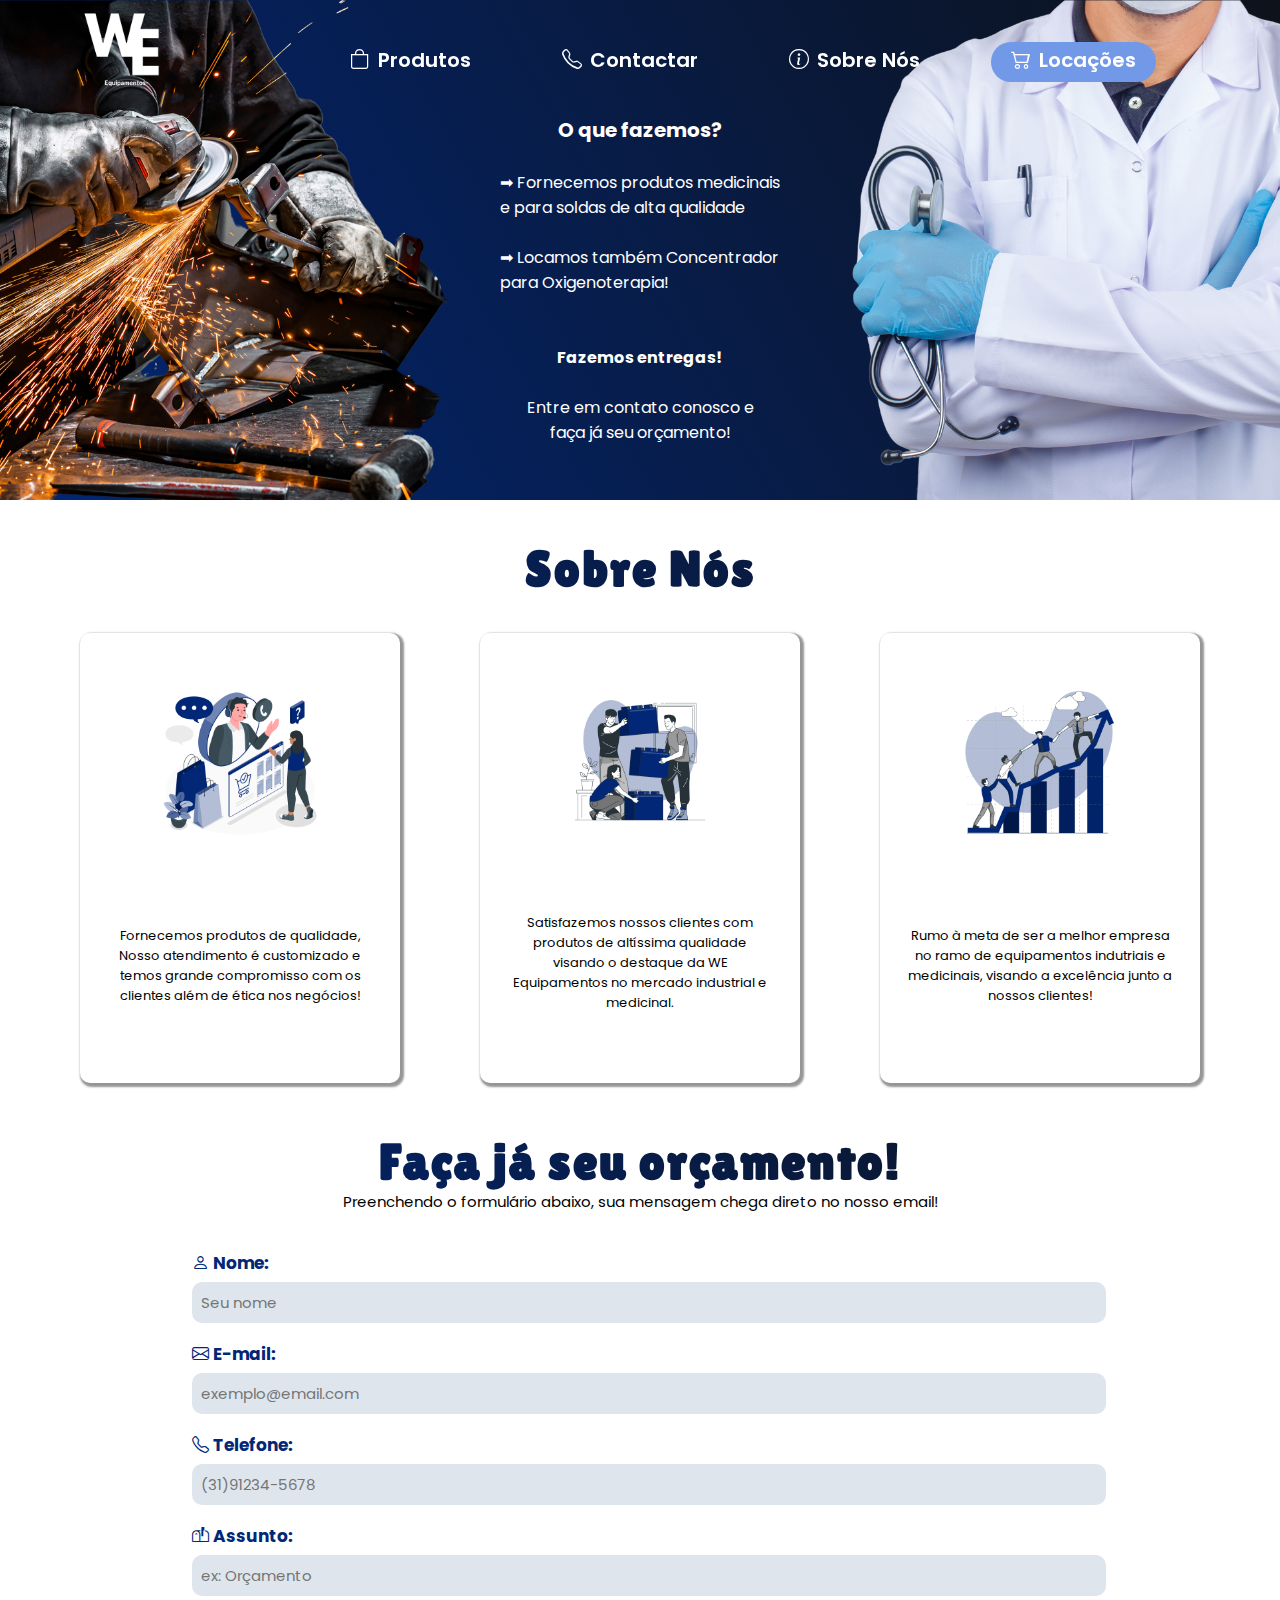
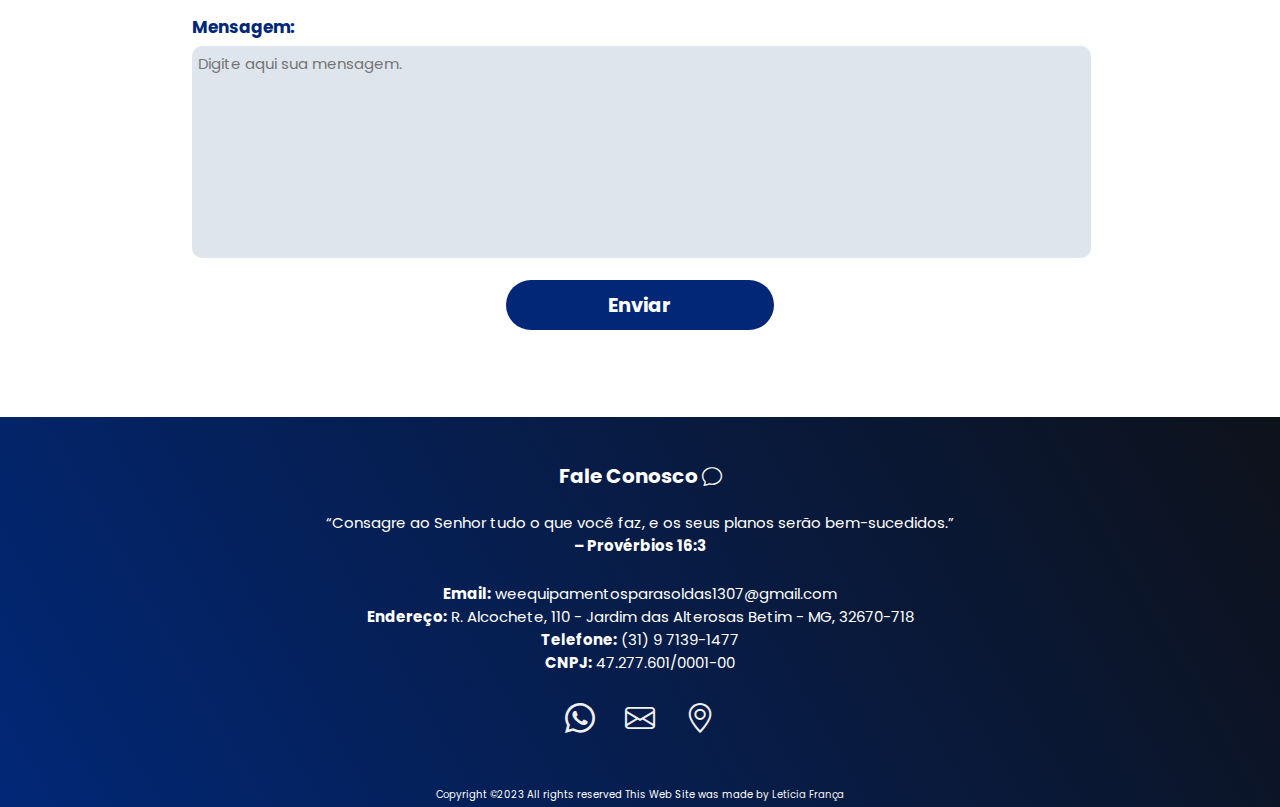
<file: index.html>
<!DOCTYPE html>
<html lang="pt-br">

<head>
    <meta charset="UTF-8">
    <meta name="description" content="Loja de Equipamentos Para Soldagem/Loja de Equipamentos Medicinais">
    <meta name="author" content="Letícia França">
    <meta name="viewport" content="width=device-width, initial-scale=1.0">
    <link rel="shortcut icon" href="./assets/img/logos/WELogoAzulSFundo.png" type="image/x-icon">
    <link rel="stylesheet" href="./css/index.css">
    <link rel="stylesheet" href="./css/contatos.css">
    <link rel="stylesheet" href="./css/sobre-nos.css">
    <link rel="stylesheet" href="./css/rodape.css">
    <link rel="keywords" href="./keywords.html">
    <title>WE Equipamentos</title>
</head>
<body>
    <!--Menu da Página-->
        <div class="barra" class=" header js-header headroom--not-bottom header--collapsed header--onscreen
            headroom--top">
            <div class="menu-centro">
                <div class="barra-conteiner centralizador">
                    <div class="logoEsquerda">
                        <a href="./index.html" id="logoCabecalho"><img src="./assets/img/logos/WELogoBrancaSFundo.png" alt="logo" /></a>
                    </div>

                    <nav class="direita">
                        <ul>
                            <li id="btn1"><a href="./produtos.html" class="botoesMenu">
                                <i class="bi bi-bag"></i>
                                    Produtos</a></li>
                            <li id="btn2"><a href="#contatos" class="botoesMenu">
                                <i class="bi bi-telephone"></i>
                                    Contactar</a></li>
                            <li id="btn3"><a href="#sobre-nos" class="botoesMenu">
                                <i class="bi bi-info-circle"></i>
                                    Sobre Nós</a></li>
                            <li id="btn4"><a href="./locacoes.html" class="botoesMenu">
                                    <i class="bi bi-cart2"></i>
                                    Locações</a></li>
                            <li class="nav-item">
                                <i class="fa fa-moon nav-link"></i>
                            </li>
                        </ul>
                    </nav>


                    <!--Menu de DropDown - Bootstrap-->
                    <div class="dropdown">
                        <button class="btn btn-secondary dropdown-toggle" type="button" id="dropdownMenuButton"
                            data-toggle="dropdown" aria-haspopup="false" aria-expanded="false">
                            <img src="./assets/icones/icone_menu.png" width="30px">
                        </button>
                        <div class="dropdown-menu" aria-labelledby="dropdownMenuButton">
                            <a class="dropdown-item" href="./produtos.html">Produtos</a>
                            <a class="dropdown-item" href="#contatos">Contatos</a>
                            <a class="dropdown-item" href="#sobre-nos">Sobre Nós</a>
                            <a class="dropdown-item" href="./locacoes.html">Locações</a>
                        </div>
                    </div>
                </div>
            </div>
        </div>
    <!--/Menu da Página-->

    <!--Imagens de Início-->
    <div id="cabecalho">
        <img src="./assets/img/outras/soldador.png" alt="soldador" class="imgsCabecalho">

        <div id="texto-cabecalho">
            <p><b id="titulo-cabecalho">O que fazemos?</b><br>
                ➡ Fornecemos produtos medicinais e para soldas de alta qualidade <br><br>
                ➡ Locamos também Concentrador para Oxigenoterapia! </p> <br>

            <p id="aviso"><b>Fazemos entregas!</b><br> Entre em contato conosco e <br> faça já seu orçamento!</p>
        </div>

        <img src="./assets/img/outras/medico.png" alt="medico" class="imgsCabecalho">
    </div>
    <!--/Imagens de Início-->

    <!--Sobre Nós-->
    <section id="sobre-nos">

        <div class="barraTitulos">Sobre Nós</div><br><br>

        <div id="conteudo-sobre-nos">
            <div class="divs-sobre-nos">
                <div><img src="./assets/img/sobre-nos/SBValores.png" class="imagens-sobre-nos"></div>
                <p class="descricoes-sobre-nos">
                    Fornecemos produtos de qualidade,
                    Nosso atendimento é customizado e
                    temos grande compromisso com os clientes além de ética nos negócios!
                </p>
            </div>

            <div class="divs-sobre-nos">
                <div><img src="./assets/img/sobre-nos/SBMissao.png" class="imagens-sobre-nos"></div>
                <p class="descricoes-sobre-nos">
                    Satisfazemos nossos clientes com produtos de altíssima qualidade visando o destaque da
                    WE Equipamentos no mercado industrial e medicinal.
                </p>
            </div>

            <div class="divs-sobre-nos">
                <div><img src="./assets/img/sobre-nos/SBVisao.png" class="imagens-sobre-nos"></div>
                <p class="descricoes-sobre-nos"> Rumo à meta de ser a melhor empresa no ramo de equipamentos indutriais
                    e medicinais, visando a excelência junto a nossos clientes!</p>
            </div>
        </div>
    </section>
    <!--/Sobre Nós-->

    <!--Contatos-->
    <section id="contatos">

        <div class="barraTitulos">Faça já seu orçamento!</div>
            <p id="legenda-contatos">Preenchendo o formulário abaixo, sua mensagem chega direto no nosso email!</p>

        <div class="formularioContato" id="form">
            <form action="https://formsubmit.co/weequipamentosparasoldas1307@gmail.com" method="post"
                enctype="multipart/form-data"><br>
                <label>
                    <span><i class="bi bi-person"></i> Nome:</span>
                    <input type="text" name="nome" class="inputs required" placeholder="Seu nome">
                </label>

                <label>
                    <span><i class="bi bi-envelope"></i> E-mail:</span>
                    <!-- class="fade_8S" -->
                    <input type="text" name="email" class="inputs required" placeholder="exemplo@email.com">
                </label>

                <label>
                    <span><i class="bi bi-telephone"></i> Telefone:</span>
                    <input type="tel" name="celular" class="inputs required" placeholder="(31)91234-5678" id="tel"
                        oninput=tel_mask() maxlegth="14">
                </label>

                <label>
                    <span><i class="bi bi-mailbox-flag"></i> Assunto:</span>
                    <input type="text" name="assunto" class="inputs required" placeholder="ex: Orçamento">
                </label>

                <label>
                    <span><i class="icon icon-comment" id="caixaMensagem"></i> Mensagem:</span>
                    <textarea name="mensagem" rows="3" class="inputs required" placeholder="Digite aqui sua mensagem."></textarea>
                </label>

                <input type="hidden" name="acao" value="enviar" />
                <input type="hidden" name="_captcha" value="false">
                <input type="hidden" name="_next" value="https://weequipamentos.com">
                <button type="submit" class="btn-envia" title="Enviar"><b class="icon icon-paper-plane-o">
                        Enviar</b></button>
            </form><br>
        </div>
    </section>
    <!--/Contatos-->

    <!--Rodapé-->
        <footer id="rodape">
                <div id="faleConosco-Rodape"><b>Fale Conosco <i class="bi bi-chat"></i></b></div>
                <div id="vesiculo-biblico">“Consagre ao Senhor tudo o que você faz, e os seus planos serão bem-sucedidos.”<br><b> – Provérbios 16:3</b></div>
                <br>
                <div id="contatos">
                    <div id="emailRodape"><b class="espcRodape">Email:</b> weequipamentosparasoldas1307@gmail.com</div>
                    <div id="enderecoRodape"><b class="espcRodape">Endereço:</b> R. Alcochete, 110 - Jardim das Alterosas
                        Betim - MG, 32670-718
                    </div>
                    <div id="telefoneRodape"><b class="espcRodape">Telefone:</b> (31) 9 7139-1477</div>
                    <div id="cnpjRodape"><b class="espcRodape">CNPJ:</b> 47.277.601/0001-00</div>
                </div>
                <br>
                <div class="iconesRodape">
                    <a href="./whatsapp.html">
                        <i class="bi bi-whatsapp"></i></a>
                    <a href="mailto:weequipamentosparasoldas1307@gmail.com" target="_blank">
                        <i class="bi bi-envelope"></i></a>
                    <a href="https://goo.gl/maps/gPSmz8Jr3qg5ehZu7" target="_blank">
                        <i class="bi bi-geo-alt"></i></a>
                </div>
                <br>
                <p id="direitosDoSite">Copyright ©2023 All rights reserved
                    This Web Site was made by<a href="https://lsfranca.vercel.app/" target="_blank"> Letícia França</a></p>
        </footer>
    <!--/Rodapé-->

</body>
<script src="./js/script.js"></script>
<link rel="stylesheet" href="https://cdn.jsdelivr.net/npm/bootstrap-icons@1.11.1/font/bootstrap-icons.css">
<!--Scripts do Dropdown-->
<link rel="stylesheet" href="https://stackpath.bootstrapcdn.com/bootstrap/4.1.3/css/bootstrap.min.css"
integrity="sha384-MCw98/SFnGE8fJT3GXwEOngsV7Zt27NXFoaoApmYm81iuXoPkFOJwJ8ERdknLPMO" crossorigin="anonymous">
<script src="https://code.jquery.com/jquery-3.3.1.slim.min.js"
    integrity="sha384-q8i/X+965DzO0rT7abK41JStQIAqVgRVzpbzo5smXKp4YfRvH+8abtTE1Pi6jizo"
    crossorigin="anonymous"></script>
<script src="https://cdnjs.cloudflare.com/ajax/libs/popper.js/1.14.3/umd/popper.min.js"
    integrity="sha384-ZMP7rVo3mIykV+2+9J3UJ46jBk0WLaUAdn689aCwoqbBJiSnjAK/l8WvCWPIPm49"
    crossorigin="anonymous"></script>
<script src="https://stackpath.bootstrapcdn.com/bootstrap/4.1.3/js/bootstrap.min.js"
    integrity="sha384-ChfqqxuZUCnJSK3+MXmPNIyE6ZbWh2IMqE241rYiqJxyMiZ6OW/JmZQ5stwEULTy"
    crossorigin="anonymous"></script>
</html>
</file>
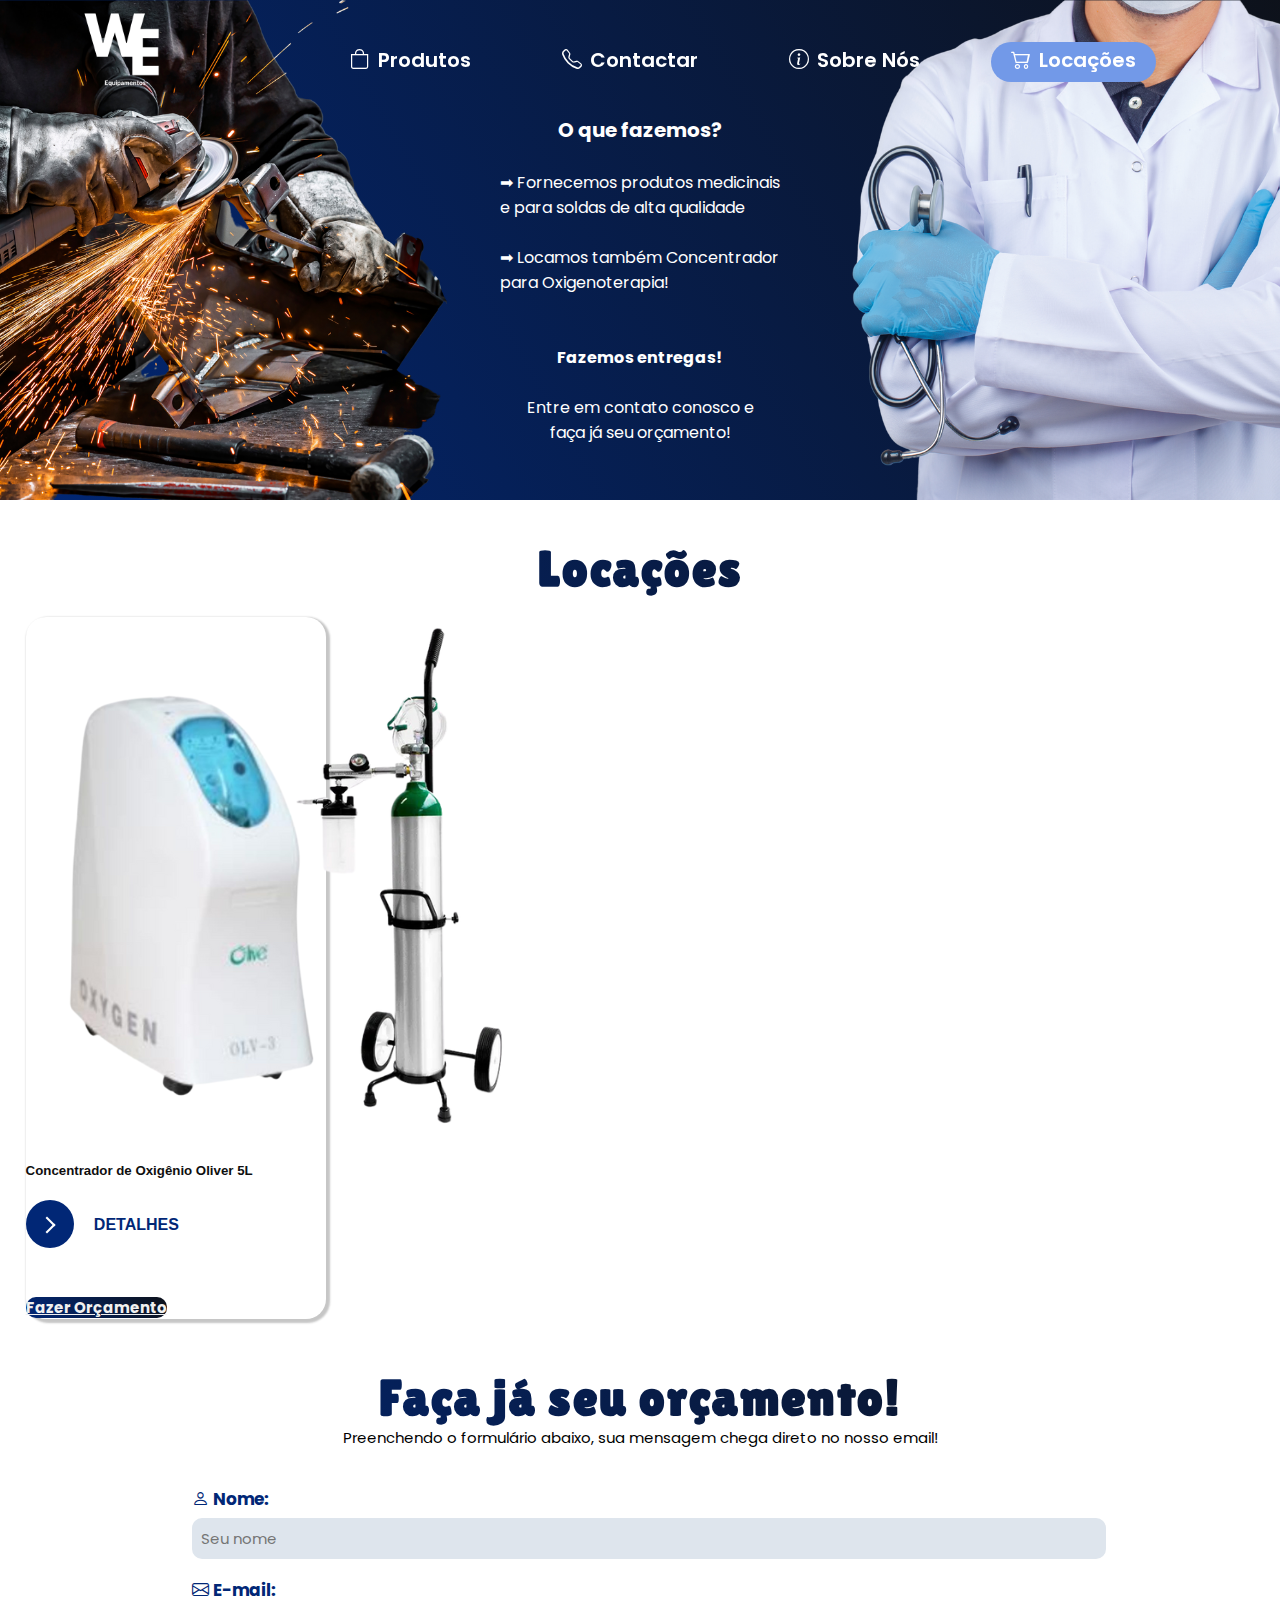
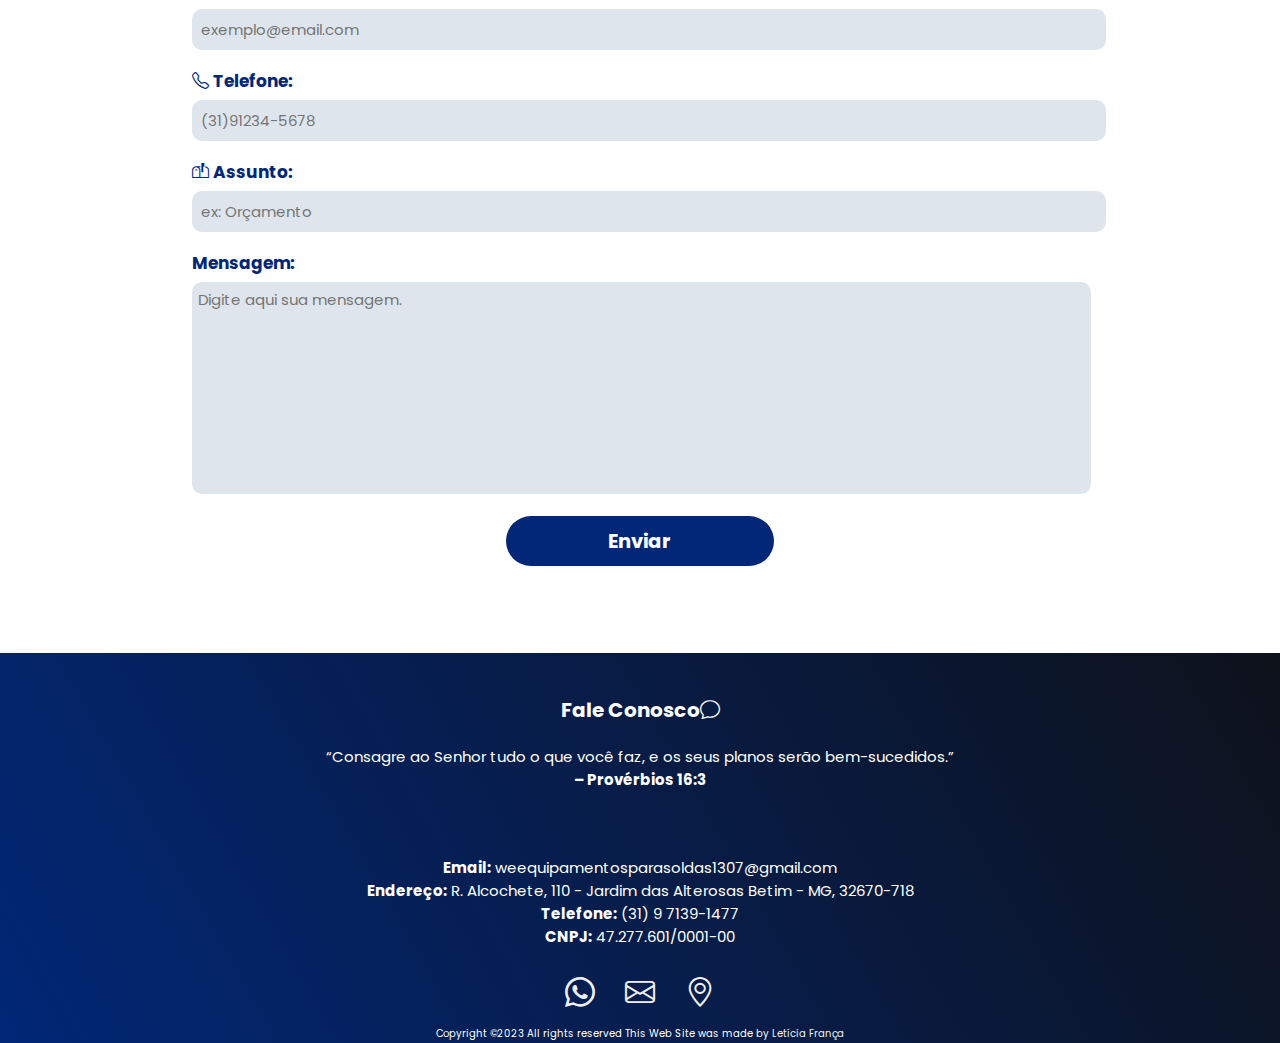
<file: locacoes.html>
<!DOCTYPE html>
<html lang="pt-br">
<head>
    <meta charset="UTF-8">
    <meta http-equiv="X-UA-Compatible" content="IE=edge">
    <meta name="viewport" content="width=device-width, initial-scale=1.0">
    <!--Link do Ícone de Site-->
    <link rel="shortcut icon" href="./assets/img/logos/WELogoAzulSFundo.png" type="image/x-icon">
    <!--Link do CSS Geral do Site-->
    <link rel="stylesheet" href="./css/index.css">
    <link rel="stylesheet" href="./css/locacoes.css">
    <!--Link do CSS de Produtos-->
    <link rel="stylesheet" href="./css/produtos.css">
    <!--Link do CSS do Rodapé-->
    <link rel="stylesheet" href="./css/rodape.css">
    <!--Link do Css - Área Contatos-->
    <link rel="stylesheet" href="./css/contatos.css">
    <!-- Link da Keyword -->
    <link rel="keywords" href="./keywords.html">
    <title>Locações | WE</title>
</head>
<body>
    <!--Menu da Página-->
        <div class="barra" class=" header js-header headroom--not-bottom header--collapsed header--onscreen
            headroom--top">
            <div class="menu-centro">
                <div class="barra-conteiner centralizador">
                    <div class="logoEsquerda">
                        <a href="./index.html" id="logoCabecalho"><img src="./assets/img/logos/WELogoBrancaSFundo.png" alt="logo" /></a>
                    </div>

                    <nav class="direita">
                        <ul>
                            <li id="btn1"><a href="./produtos.html" class="botoesMenu">
                                <i class="bi bi-bag"></i>
                                    Produtos</a></li>
                            <li id="btn2"><a href="#contatos" class="botoesMenu">
                                <i class="bi bi-telephone"></i>
                                    Contactar</a></li>
                            <li id="btn3"><a href="./index.html" class="botoesMenu">
                                <i class="bi bi-info-circle"></i>
                                    Sobre Nós</a></li>
                            <li id="btn4"><a href="./locacoes.html" class="botoesMenu">
                                    <i class="bi bi-cart2"></i>
                                    Locações</a></li>
                            <li class="nav-item">
                                <i class="fa fa-moon nav-link"></i>
                            </li>
                        </ul>
                    </nav>


                    <!--Menu de DropDown - Bootstrap-->
                    <div class="dropdown">
                        <button class="btn btn-secondary dropdown-toggle" type="button" id="dropdownMenuButton"
                            data-toggle="dropdown" aria-haspopup="false" aria-expanded="false">
                            <img src="./assets/icones/icone_menu.png" width="30px">
                        </button>
                        <div class="dropdown-menu" aria-labelledby="dropdownMenuButton">
                            <a class="dropdown-item" href="./produtos.html">Produtos</a>
                            <a class="dropdown-item" href="#contatos">Contatos</a>
                            <a class="dropdown-item" href="#sobre-nos">Sobre Nós</a>
                            <a class="dropdown-item" href="./locacoes.html">Locações</a>
                        </div>
                    </div>
                </div>
            </div>
        </div>
    <!--/Menu da Página-->
    
    <!--Imagens de Início-->
    <div id="cabecalho">
        <img src="./assets/img/outras/soldador.png" alt="soldador" class="imgsCabecalho">

        <div id="texto-cabecalho">
            <p><b id="titulo-cabecalho">O que fazemos?</b><br>
                ➡ Fornecemos produtos medicinais e para soldas de alta qualidade <br><br>
                ➡ Locamos também Concentrador para Oxigenoterapia! </p> <br>

            <p id="aviso"><b>Fazemos entregas!</b><br> Entre em contato conosco e <br> faça já seu orçamento!</p>
        </div>

        <img src="./assets/img/outras/medico.png" alt="medico" class="imgsCabecalho">
    </div>
    <!--/Imagens de Início-->

    <!--Parte dos Produtos para Locações-->
    <section>
        <div id="locacoes" class="barraTitulos">Locações</div>
        <header id="todosOsCards">
            <!-- Card 1 -->
            <div class="card">
                <img src="./assets/img/locacoes/concentrador de oxigenio estacionario olive-5.png" class="card-img-top" alt="Fissure in Sandstone" />
                <div class="card-body">
                    <h5 class="card-title" class="products">Concentrador de Oxigênio Oliver 5L</h5>
                    <p class="card-text">
                        <button class="about-me" id="botaoDetalhes" class="btn btn-primary" data-toggle="collapse"
                            data-target="#collapseExample" aria-expanded="false" aria-controls="collapseExample">
                            <span class="circle"><span class="icon arrow"></span></span>
                            <span class="button-text" id="btnDetalhes1" onclick="leiaMais1()">Detalhes</span>
                        </button>

                        <span id="pontos1"></span>

                    <div class="formatDetalhes-box">
                        <span id="detalhes1" class="formatDetalhes">
                            <b style="color: #012776">- Tem como finalidade realizar a purificação do ar,
                            gerando oxigênio de alta pureza. Os acessórios catéter nasal e umidificador são necessários 
                            na utilização do concentrador, seu uso é simples e permite que o paciente mantenha suas 
                            atividade diárias, como falar e comer sem dificuldades.</b> <br><br>

                            - Revestimento de plástico, design inovador, uma
                            operação simples com um funcionamento estável
                            e de fácil manutenção.<br><br>

                            - Gera oxigenio adotando métodos físicos e
                            de baixo custo, com ar como matéria-prima, sem
                            a utilização de aditivos, necessitando apenas da
                            fonte de alimentação.<br><br>

                            - Adotar tecnologia de pressão oscildante de
                            absorção (PSA), do crivo molecular eficiente, com
                            fluxo de processo simples e de baixo consumo de
                            energia.<br><br>

                            <i><b>Obs.:</b> Cilindro de 5 litros de oxigenio medicinal com<br>
                                regulador irá junto no kit!</i><br><br>
                            <b>Por favor, leia as intruções atentamente antes<br>
                                de utilizar o equipamento.</b>
                        <a href="./assets/documentos/Manual OLV-5_221219_134932.pdf"><br> ➡ Instruções ⬅ </a>
                        </span>
                    </div>
                    </p>
                    <a href="#contatos" class="btn btn-primary">Fazer Orçamento</a>
                </div>
            </div>
        </header>
    </section>
    <!--/Parte dos Produtos para Locações-->

    <!--Contatos-->
    <section id="contatos">

        <div class="barraTitulos">Faça já seu orçamento!</div>
            <p id="legenda-contatos">Preenchendo o formulário abaixo, sua mensagem chega direto no nosso email!</p>

        <div class="formularioContato">
            <form action="https://formsubmit.co/weequipamentosparasoldas1307@gmail.com" method="post"
                enctype="multipart/form-data"><br>
                <label>
                    <span><i class="bi bi-person"></i> Nome:</span>
                    <input type="text" name="nome" required placeholder="Seu nome">
                </label>

                <label>
                    <span><i class="bi bi-envelope"></i> E-mail:</span>
                    <input type="text" name="email" class="fade_8S" placeholder="exemplo@email.com">
                </label>

                <label>
                    <span><i class="bi bi-telephone"></i> Telefone:</span>
                    <input type="tel" name="celular" required placeholder="(31)91234-5678" id="telefone"
                        oninput=mascara_telefone() maxlegth="14">
                </label>

                <label>
                    <span><i class="bi bi-mailbox-flag"></i> Assunto:</span>
                    <input type="text" name="assunto" required placeholder="ex: Orçamento">
                </label>

                <label>
                    <span><i class="icon icon-comment" id="caixaMensagem"></i> Mensagem:</span>
                    <textarea name="mensagem" rows="3" required placeholder="Digite aqui sua mensagem."></textarea>
                </label>

                <input type="hidden" name="acao" value="enviar" />
                <input type="hidden" name="_captcha" value="false">
                <input type="hidden" name="_next" value="https://weequipamentos.com">
                <button type="submit" class="btn-envia" title="Enviar"><b class="icon icon-paper-plane-o">
                        Enviar</b></button>
            </form><br>
        </div>
    </section>
    <!--/Contatos-->

    <!--Rodapé-->
    <footer id="rodape">
        <div id="faleConosco-Rodape"><b>Fale Conosco<i class="bi bi-chat"></i></b></div>
        <div id="vesiculo-biblico">“Consagre ao Senhor tudo o que você faz, e os seus planos serão bem-sucedidos.”<br><b> – Provérbios 16:3</b></div>
        <br>
        <div id="contatos">
            <div id="emailRodape"><b class="espcRodape">Email:</b> weequipamentosparasoldas1307@gmail.com</div>
            <div id="enderecoRodape"><b class="espcRodape">Endereço:</b> R. Alcochete, 110 - Jardim das Alterosas
                Betim - MG, 32670-718
            </div>
            <div id="telefoneRodape"><b class="espcRodape">Telefone:</b> (31) 9 7139-1477</div>
            <div id="cnpjRodape"><b class="espcRodape">CNPJ:</b> 47.277.601/0001-00</div>
        </div>
        <br>
        <div class="iconesRodape">
            <a href="./whatsapp.html">
                <i class="bi bi-whatsapp"></i></a>
            <a href="mailto:weequipamentosparasoldas1307@gmail.com" target="_blank">
                <i class="bi bi-envelope"></i></a>
            <a href="https://goo.gl/maps/gPSmz8Jr3qg5ehZu7" target="_blank">
                <i class="bi bi-geo-alt"></i></a>
        </div>
        <br>
        <p id="direitosDoSite">Copyright ©2023 All rights reserved
            This Web Site was made by<a href="https://lsfranca.vercel.app/" target="_blank"> Letícia França</a></p>
    </footer>
    <!--/Rodapé-->

</body>
<script src="./js/script.js"></script>
<link rel="stylesheet" href="https://stackpath.bootstrapcdn.com/bootstrap/4.1.3/css/bootstrap.min.css"
    integrity="sha384-MCw98/SFnGE8fJT3GXwEOngsV7Zt27NXFoaoApmYm81iuXoPkFOJwJ8ERdknLPMO" crossorigin="anonymous">
<link rel="stylesheet" href="https://cdn.jsdelivr.net/npm/bootstrap-icons@1.11.1/font/bootstrap-icons.css">
<!--Scripts do Dropdown-->
<link rel="stylesheet" href="https://stackpath.bootstrapcdn.com/bootstrap/4.1.3/css/bootstrap.min.css"
integrity="sha384-MCw98/SFnGE8fJT3GXwEOngsV7Zt27NXFoaoApmYm81iuXoPkFOJwJ8ERdknLPMO" crossorigin="anonymous">
<script src="https://code.jquery.com/jquery-3.3.1.slim.min.js"
    integrity="sha384-q8i/X+965DzO0rT7abK41JStQIAqVgRVzpbzo5smXKp4YfRvH+8abtTE1Pi6jizo"
    crossorigin="anonymous"></script>
<script src="https://cdnjs.cloudflare.com/ajax/libs/popper.js/1.14.3/umd/popper.min.js"
    integrity="sha384-ZMP7rVo3mIykV+2+9J3UJ46jBk0WLaUAdn689aCwoqbBJiSnjAK/l8WvCWPIPm49"
    crossorigin="anonymous"></script>
<script src="https://stackpath.bootstrapcdn.com/bootstrap/4.1.3/js/bootstrap.min.js"
    integrity="sha384-ChfqqxuZUCnJSK3+MXmPNIyE6ZbWh2IMqE241rYiqJxyMiZ6OW/JmZQ5stwEULTy"
    crossorigin="anonymous"></script>
</html>
</file>
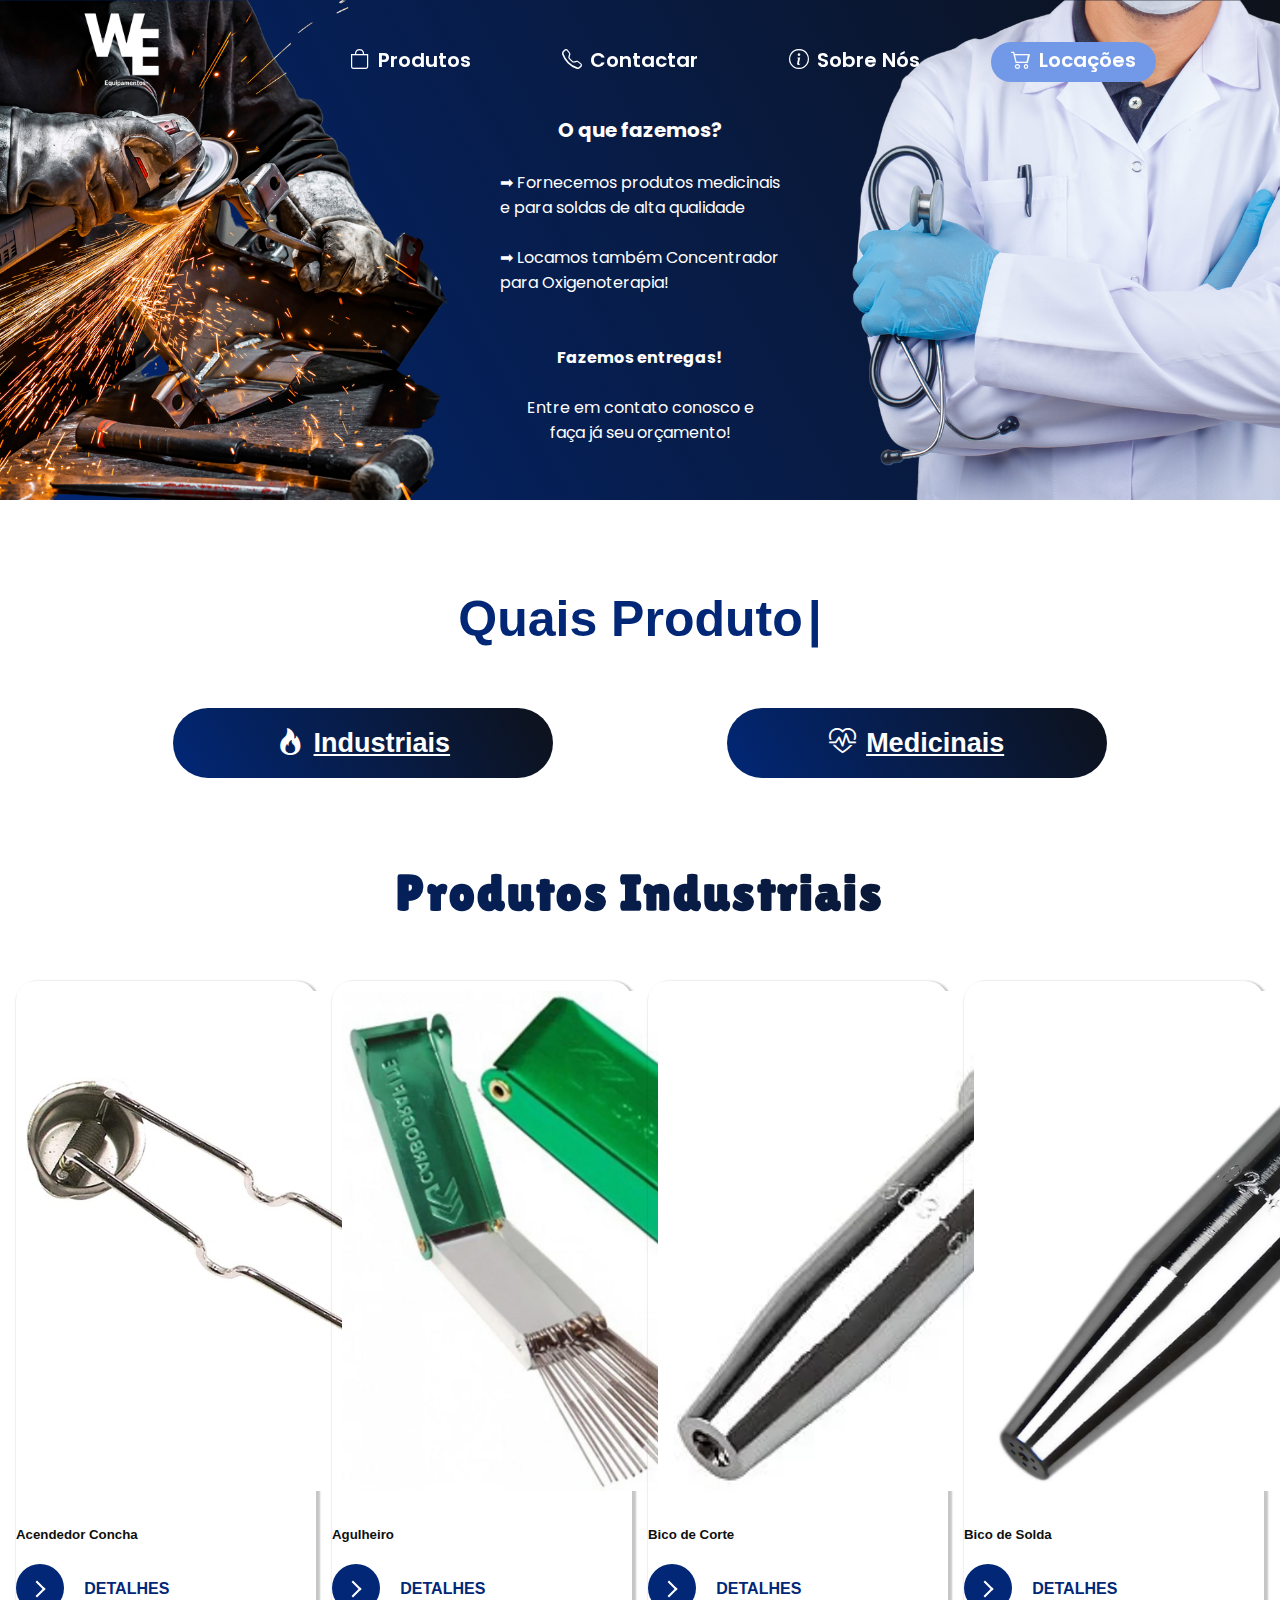
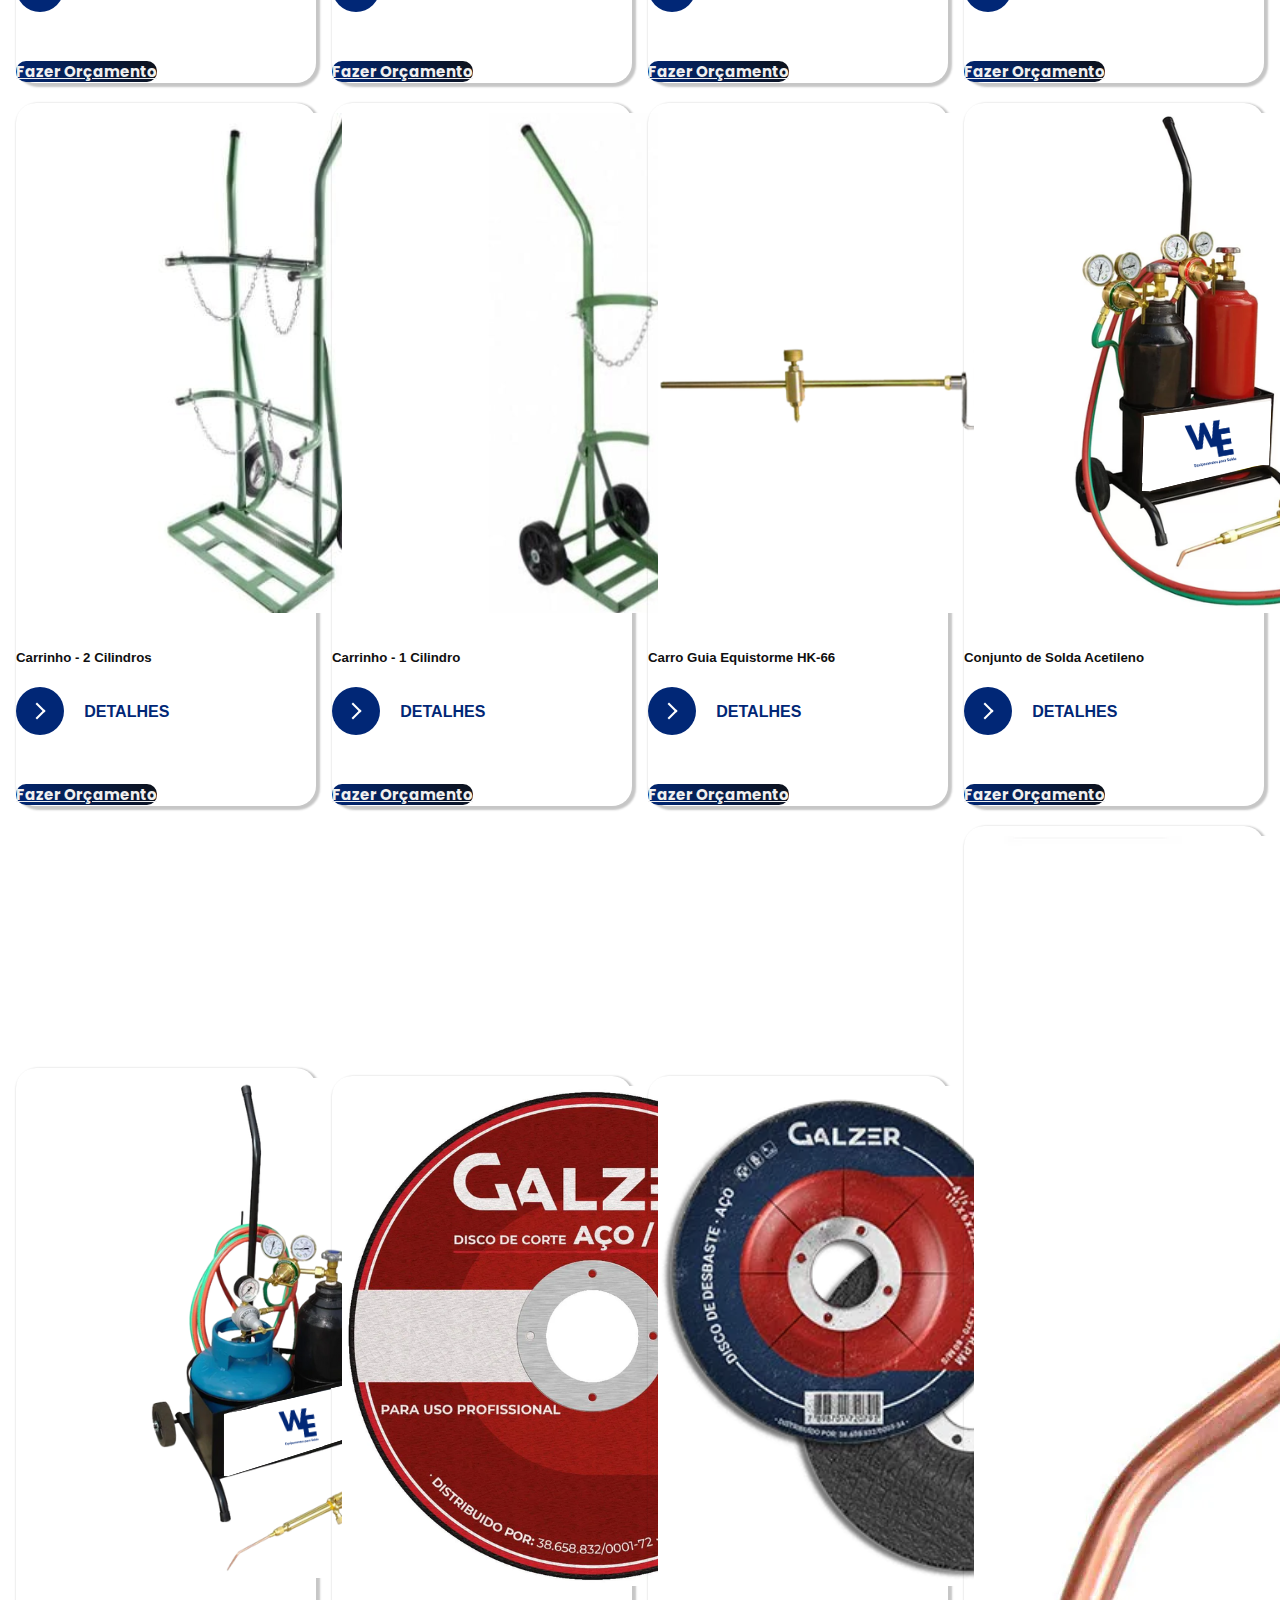
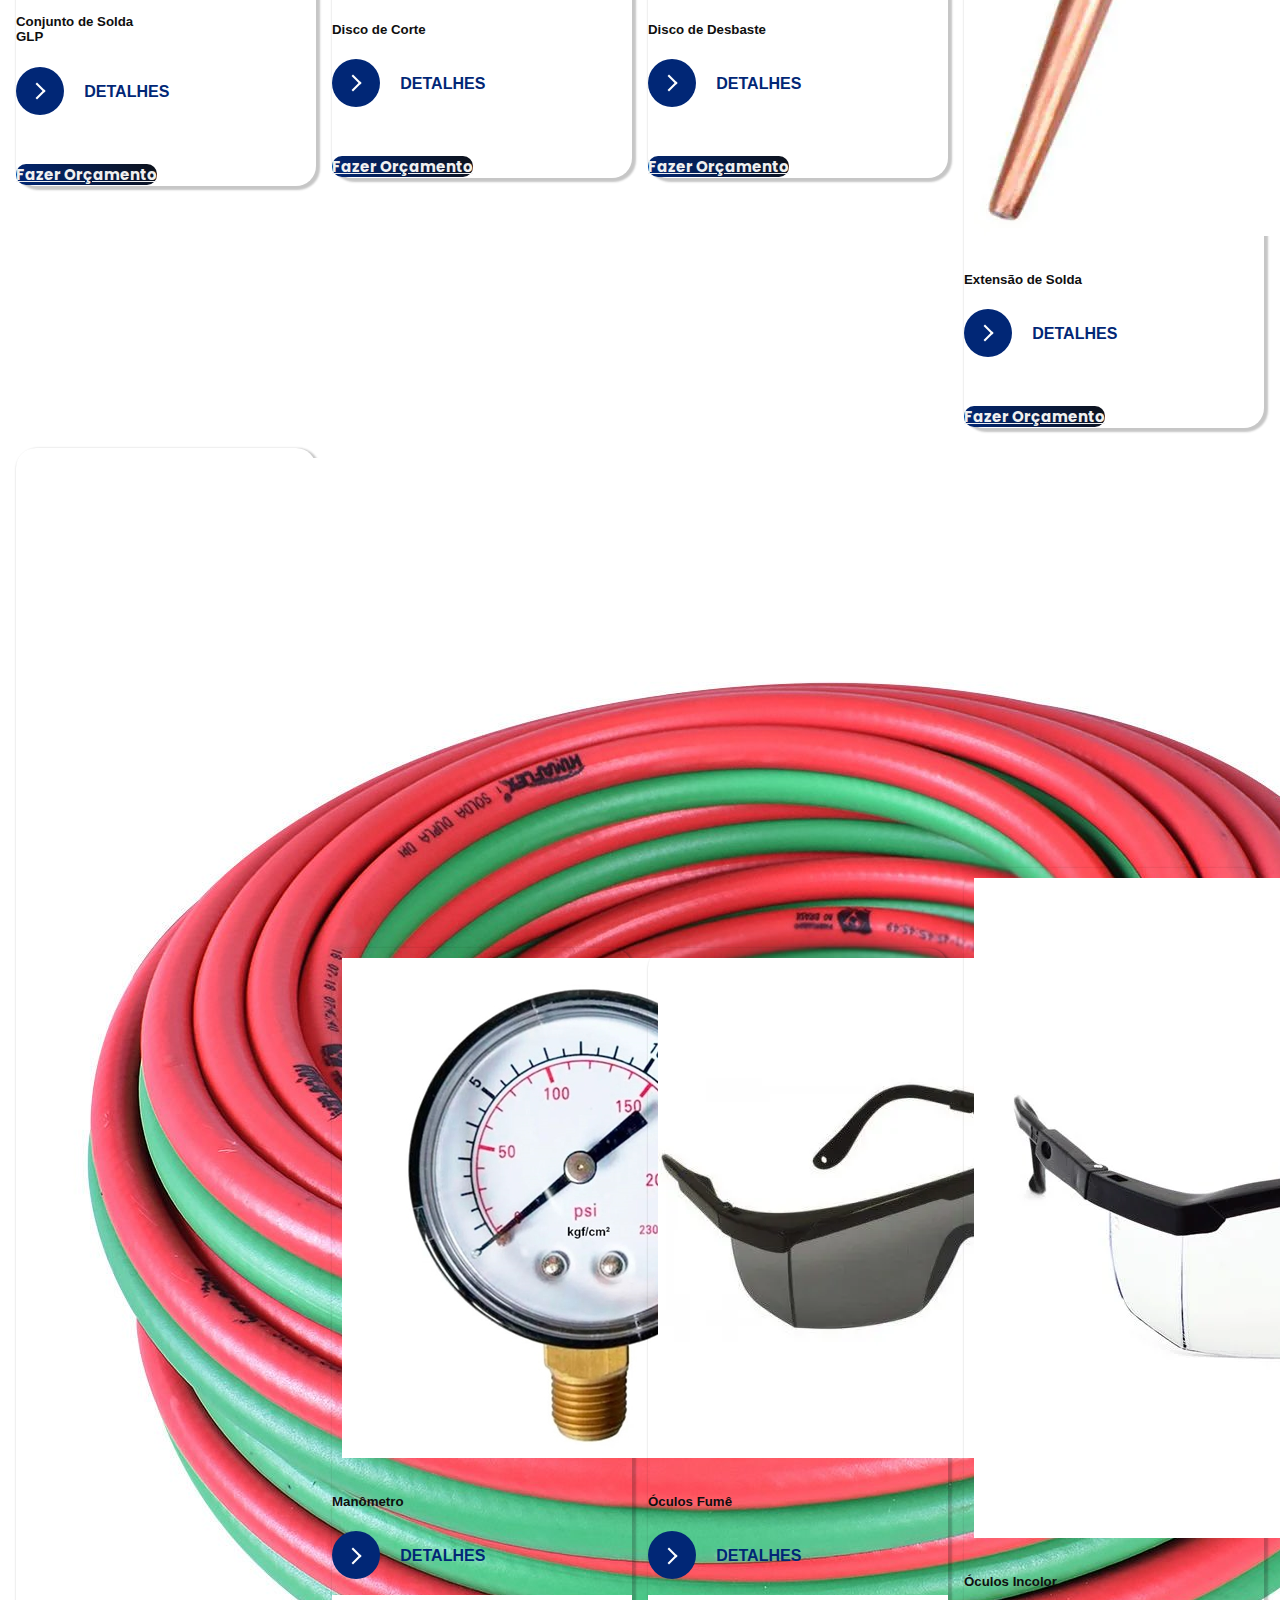
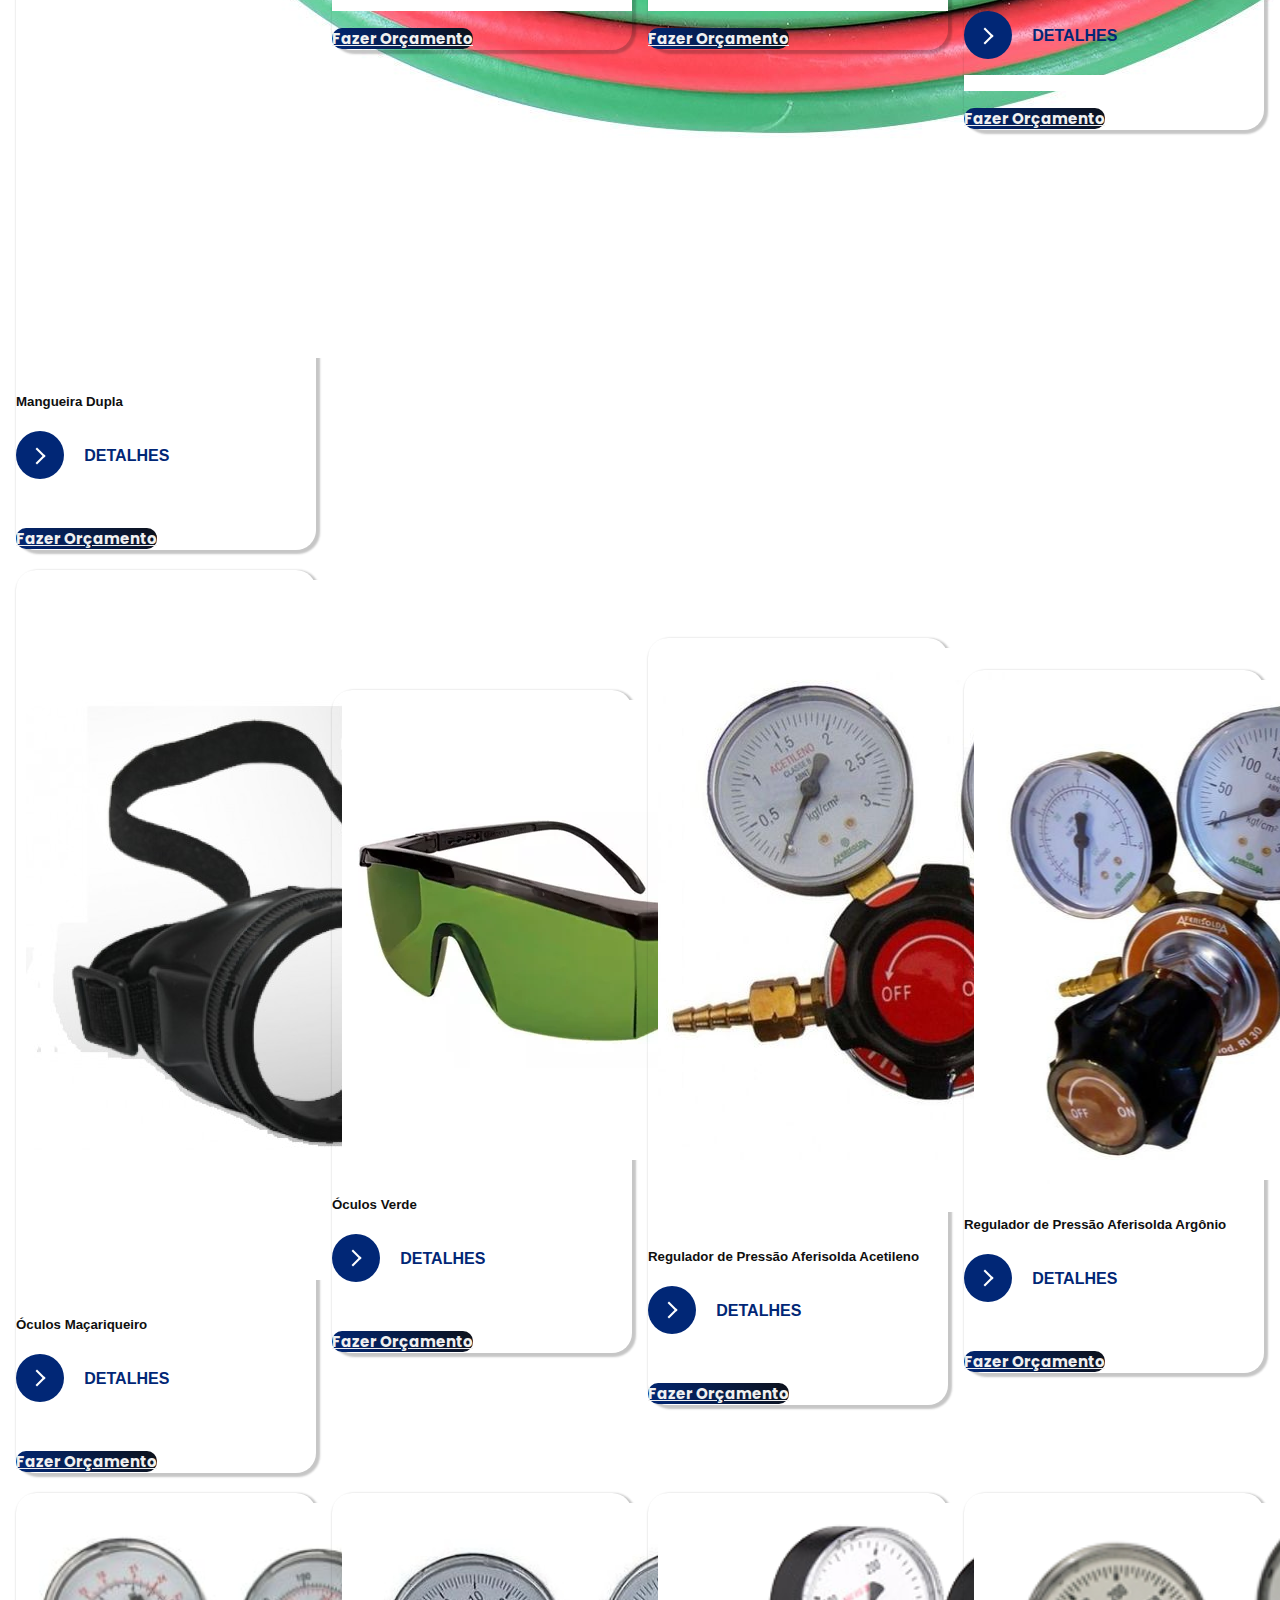
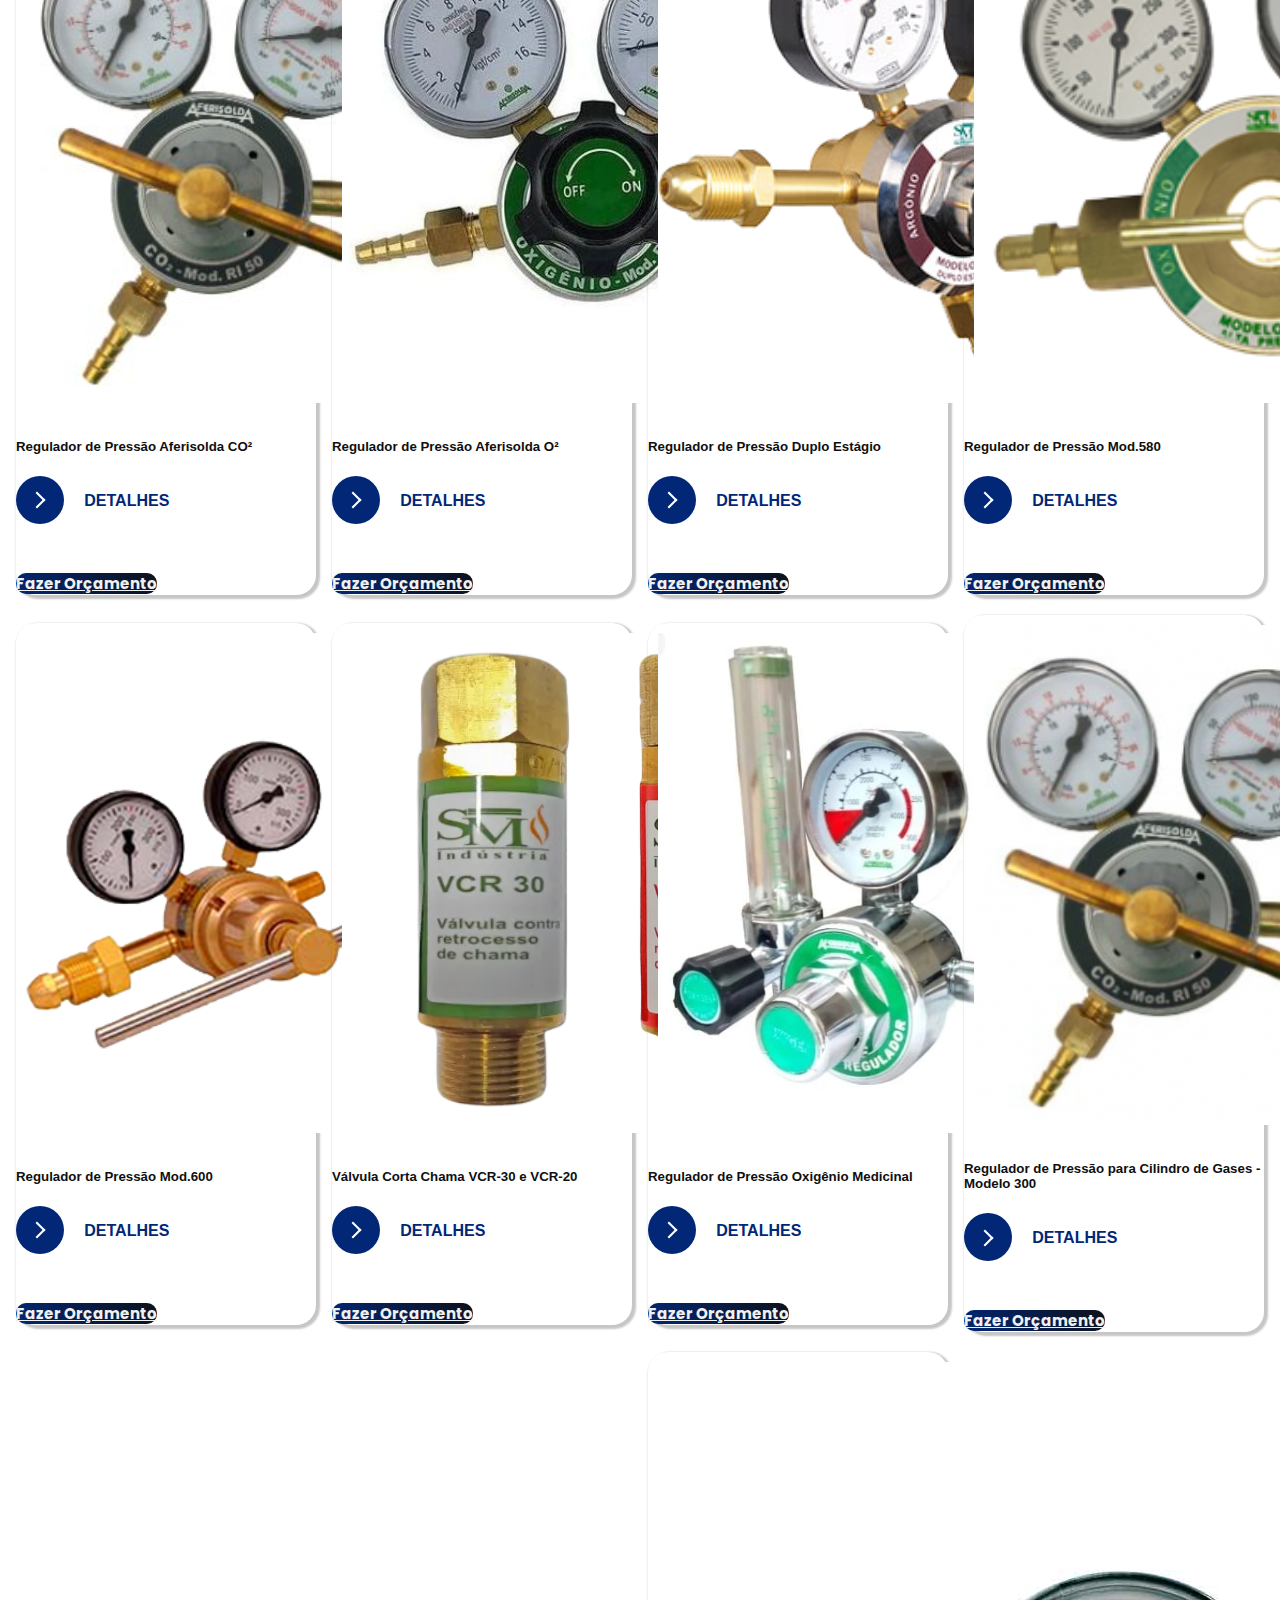
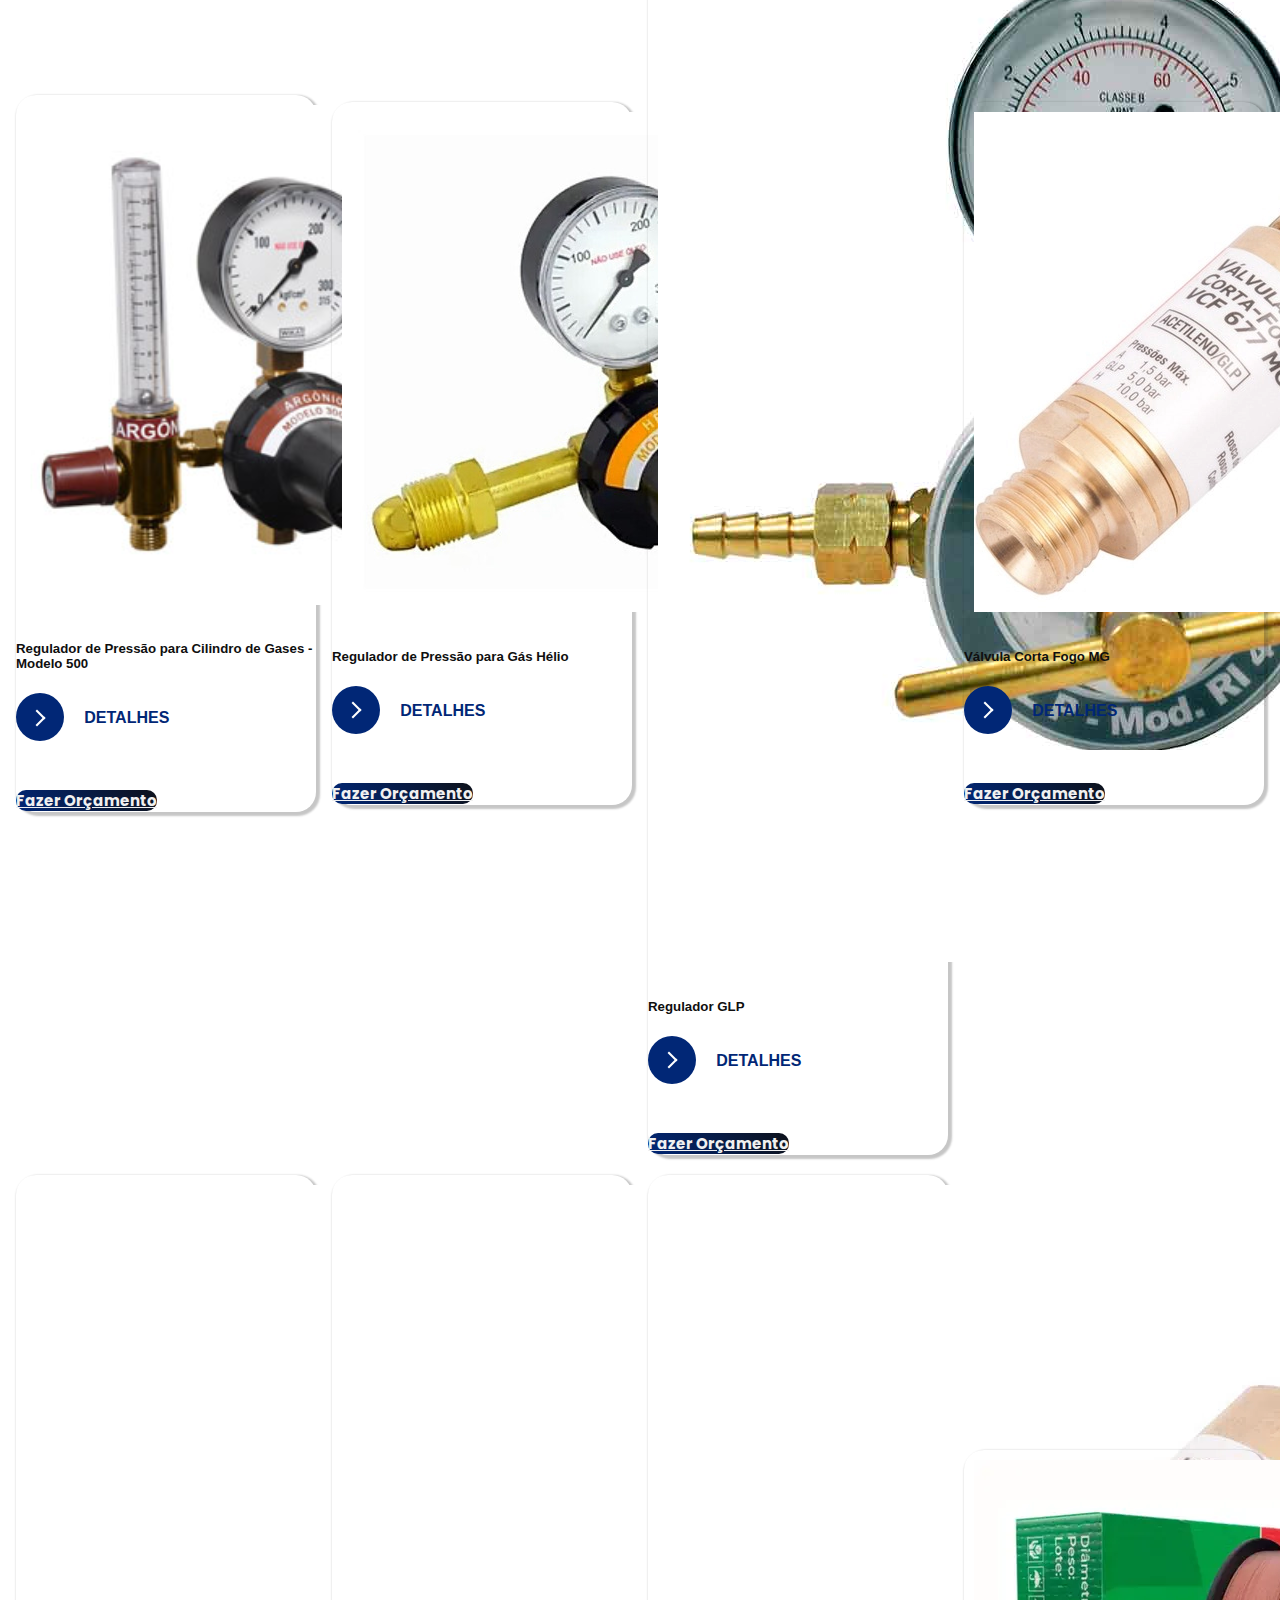
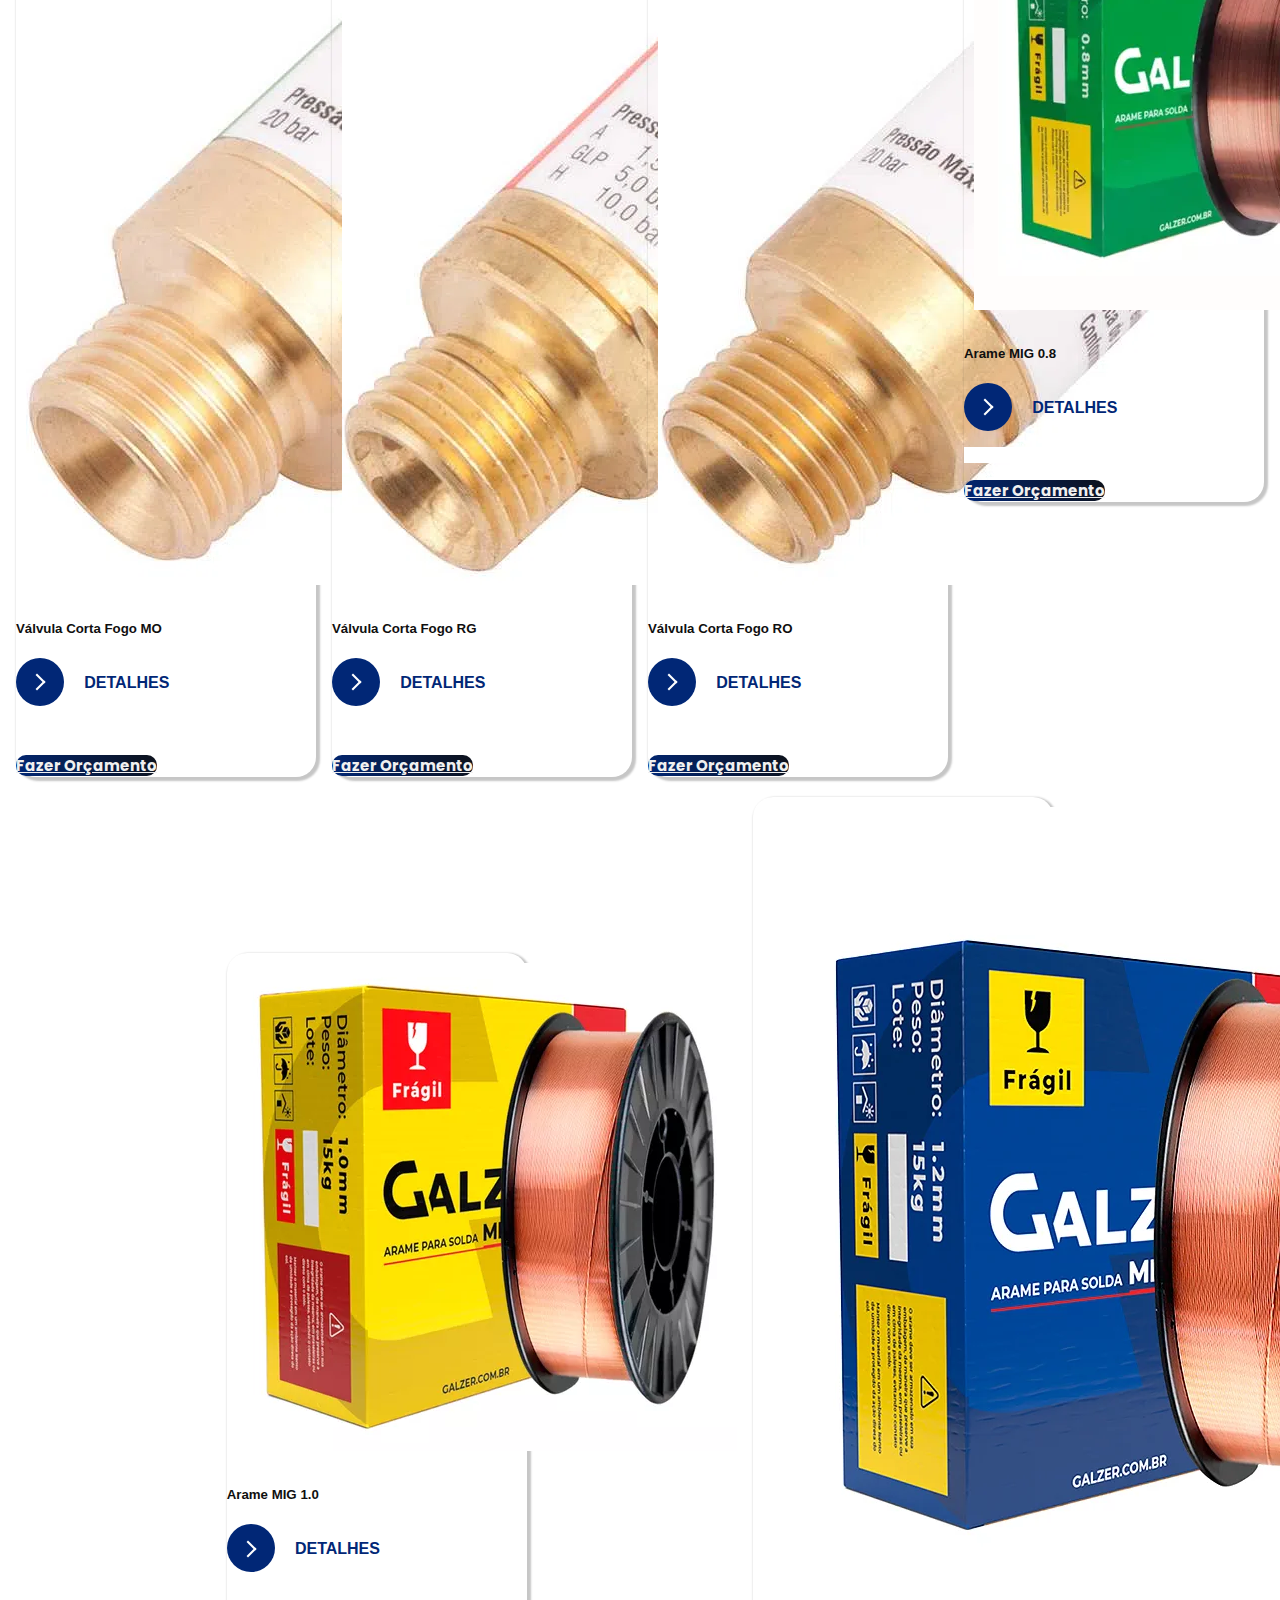
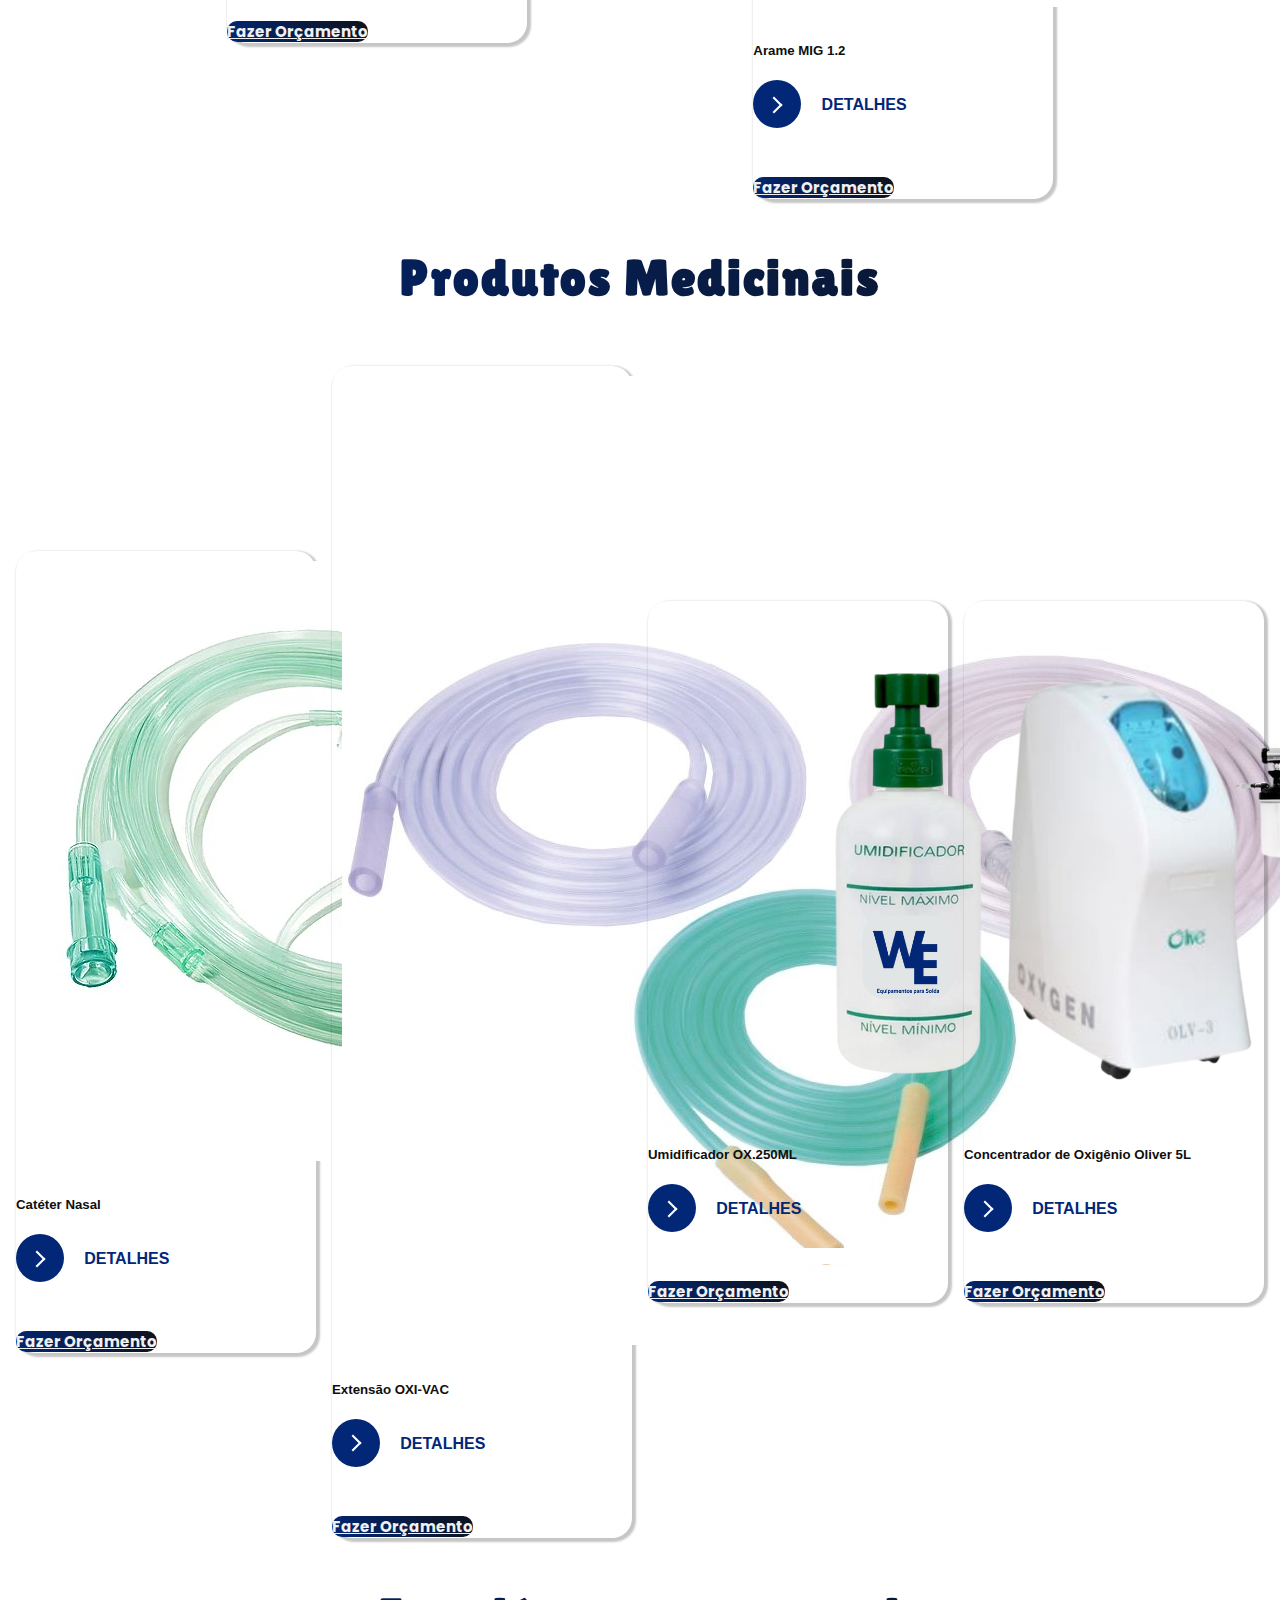
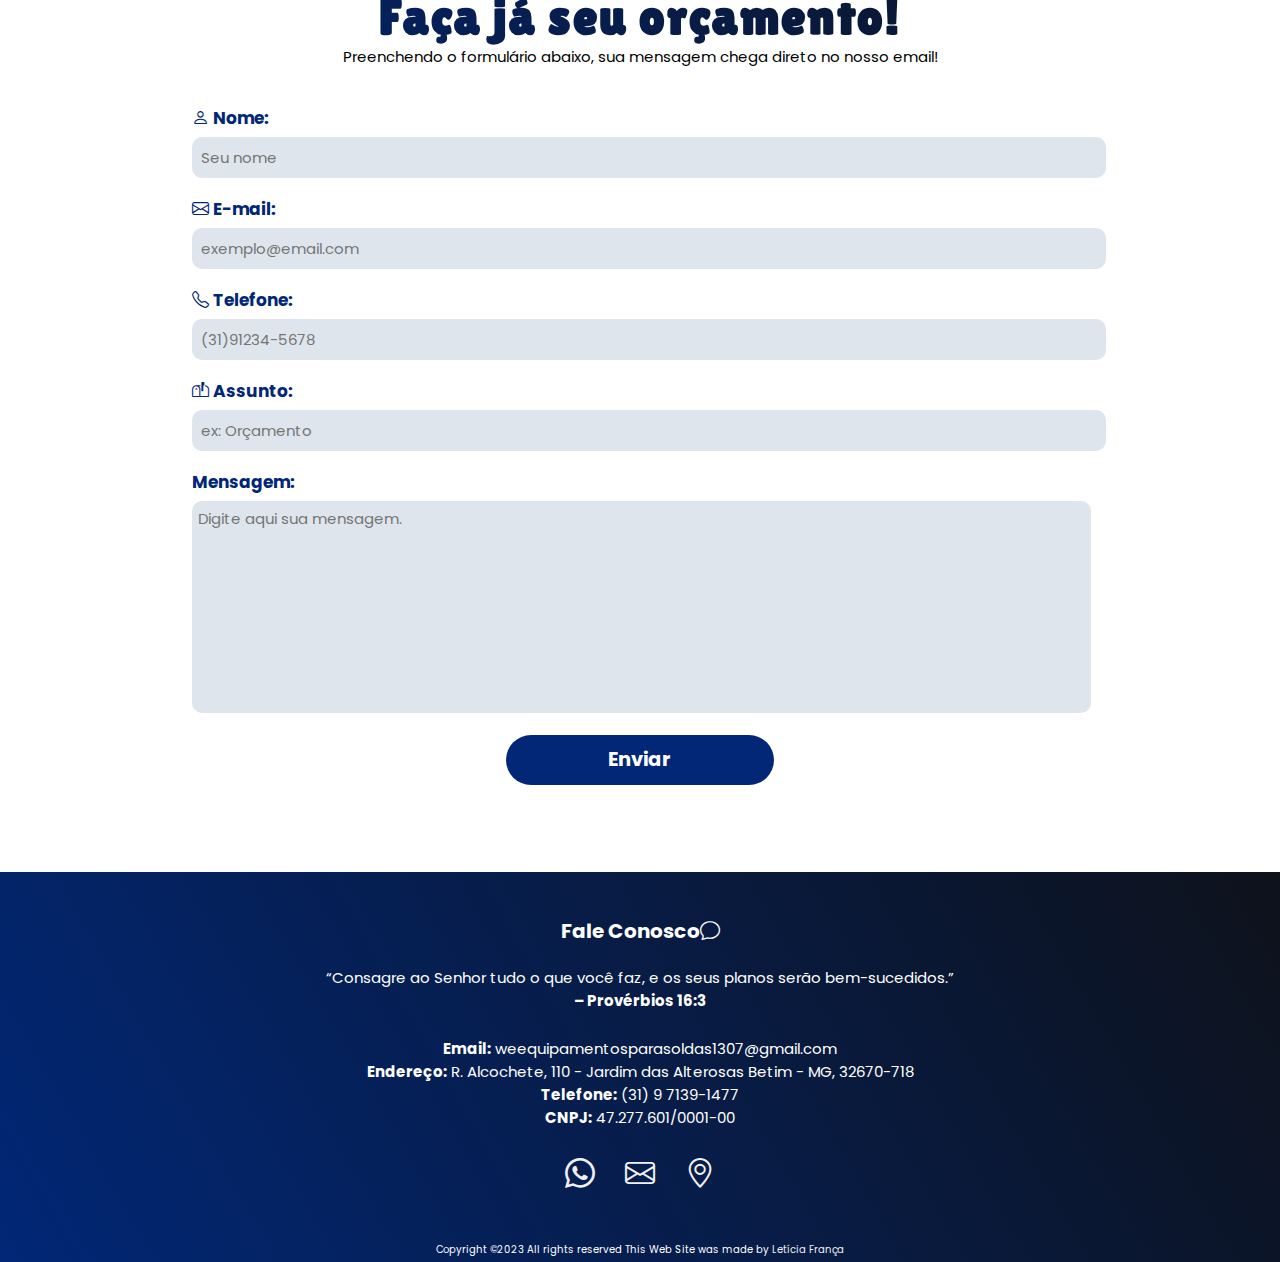
<file: produtos.html>
<!DOCTYPE html>
<html lang="pt-br">

<head>
    <meta charset="UTF-8">
    <meta http-equiv="X-UA-Compatible" content="IE=edge">
    <meta name="viewport" content="width=device-width, initial-scale=1.0">
    <link rel="shortcut icon" href="./assets/img/logos/WELogoAzulSFundo.png" type="image/x-icon">
    <!--Link do Css Principal do Site-->
    <link rel="stylesheet" href="./css/index.css">
    <!--Link do Css - Área Produtos-->
    <link rel="stylesheet" href="./css/produtos.css">
    <!--Link do Css - Área Contatos-->
    <link rel="stylesheet" href="./css/contatos.css">
    <!--Link do Css - Rodapé-->
    <link rel="stylesheet" href="./css/rodape.css">
    <!-- Link da Keyword -->
    <link rel="keywords" href="./keywords.html">
    <!--Nome da Nova Guia do Site-->
    <title>Produtos | WE Equipamentos</title>
</head>

<body>
    <!--Menu da Página-->
    <div class="barra" class=" header js-header headroom--not-bottom header--collapsed header--onscreen
        headroom--top">
        <div class="menu-centro">
            <div class="barra-conteiner centralizador">
                <div class="logoEsquerda">
                    <a href="./index.html" id="logoCabecalho"><img src="./assets/img/logos/WELogoBrancaSFundo.png" alt="logo" /></a>
                </div>

                <nav class="direita">
                    <ul>
                        <li id="btn1"><a href="./produtos.html" class="botoesMenu">
                            <i class="bi bi-bag"></i>
                                Produtos</a></li>
                        <li id="btn2"><a href="#contatos" class="botoesMenu">
                            <i class="bi bi-telephone"></i>
                                Contactar</a></li>
                        <li id="btn3"><a href="./index.html" class="botoesMenu">
                            <i class="bi bi-info-circle"></i>
                                Sobre Nós</a></li>
                        <li id="btn4"><a href="./locacoes.html" class="botoesMenu">
                                <i class="bi bi-cart2"></i>
                                Locações</a></li>
                        <li class="nav-item">
                            <i class="fa fa-moon nav-link"></i>
                        </li>
                    </ul>
                </nav>


                <!--Menu de DropDown - Bootstrap-->
                <div class="dropdown">
                    <button class="btn btn-secondary dropdown-toggle" type="button" id="dropdownMenuButton"
                        data-toggle="dropdown" aria-haspopup="false" aria-expanded="false">
                        <img src="./assets/icones/icone_menu.png" width="30px">
                    </button>
                    <div class="dropdown-menu" aria-labelledby="dropdownMenuButton">
                        <a class="dropdown-item" href="./produtos.html">Produtos</a>
                        <a class="dropdown-item" href="#contatos">Contatos</a>
                        <a class="dropdown-item" href="#sobre-nos">Sobre Nós</a>
                        <a class="dropdown-item" href="./locacoes.html">Locações</a>
                    </div>
                </div>
            </div>
        </div>
    </div>
    <!--/Menu da Página-->

    <!--Imagens de Início-->
    <div id="cabecalho">
        <img src="./assets/img/outras/soldador.png" alt="soldador" class="imgsCabecalho">

        <div id="texto-cabecalho">
            <p><b id="titulo-cabecalho">O que fazemos?</b><br>
                ➡ Fornecemos produtos medicinais e para soldas de alta qualidade <br><br>
                ➡ Locamos também Concentrador para Oxigenoterapia! </p> <br>

            <p id="aviso"><b>Fazemos entregas!</b><br> Entre em contato conosco e <br> faça já seu orçamento!</p>
        </div>

        <img src="./assets/img/outras/medico.png" alt="medico" class="imgsCabecalho">
    </div>
    <!--/Imagens de Início-->

    <div id="tituloDaPergunta"><span style="display: inline" class="tituloPergunta">Quais Produtos Deseja Ver?</span></div>

    <div id="btnDosProdutos">
        <a href="#produtosIndustriais" class="btnProdutos">
            <i class="bi bi-fire"></i> Industriais</a>
        <a href="#produtosMedicinais" class="btnProdutos">
            <i class="bi bi-heart-pulse"></i> Medicinais</a>
    </div> <br><br>

    <!-- ---------------------------------------------- Produtos Industriais ---------------------------------------------- -->
    <div id="produtosIndustriais" class="barraTitulos">Produtos Industriais</div>
    <section>
        <div class="TodosOsProdutos">
          <!-- Card 1 -->
            <div class="card">
                <img src="./assets/img/produtos/acendedor concha.png" class="card-img-top" alt="Fissure in Sandstone" />
                <div class="card-body">
                    <h5 class="card-title" class="products">Acendedor Concha</h5>
                    <p class="card-text">
                        <button class="about-me" id="botaoDetalhes" class="btn btn-primary" data-toggle="collapse"
                            data-target="#collapseExample" aria-expanded="false" aria-controls="collapseExample">
                            <span class="circle"><span class="icon arrow"></span></span>
                            <span class="button-text" id="btnDetalhes1" onclick="leiaMais1()">Detalhes</span>
                        </button>

                        <span id="pontos1"></span>

                    <div class="formatDetalhes-box">
                        <span id="detalhes1" class="formatDetalhes">- Utilizado para o acendimento de maçaricos nas
                            operações de solda, corte e aquecimento. <br>
                            - Evita a perda de gás e proporciona pronta ignição
                            e total segurança ao soldador.
                        </span>
                    </div>
                    </p>
                    <a href="#contatos" class="btn btn-primary">Fazer Orçamento</a>
                </div>
            </div>

            <!-- Card 2 -->
            <div class="card">
                <img src="./assets/img/produtos/Agulheiro.png" class="card-img-top" alt="Fissure in Sandstone" />
                <div class="card-body">
                    <h5 class="card-title">Agulheiro</h5>
                    <p class="card-text">
                        <button class="about-me" id="botaoDetalhes" class="btn btn-primary" data-toggle="collapse"
                            data-target="#collapseExample" aria-expanded="false" aria-controls="collapseExample">
                            <span class="circle"><span class="icon arrow"></span></span>
                            <span class="button-text" id="btnDetalhes2" onclick="leiaMais2()">Detalhes</span>
                        </button>

                        <span id="pontos2"></span>

                    <div class="formatDetalhes-box">
                        <span id="detalhes2" class="formatDetalhes">Para a limpeza de bicos de corte
                            e bicos de solda.
                        </span>
                    </div>
                    </p>
                    <a href="#contatos" class="btn btn-primary">Fazer Orçamento</a>
                </div>
            </div>

            <!-- Card 3 -->
            <div class="card">
                <img src="./assets/img/produtos/Bico de Corte.png" class="card-img-top" alt="Fissure in Sandstone" />
                <div class="card-body">
                    <h5 class="card-title">Bico de Corte</h5>
                    <p class="card-text">
                        <button class="about-me" id="botaoDetalhes" class="btn btn-primary" data-toggle="collapse"
                            data-target="#collapseExample" aria-expanded="false" aria-controls="collapseExample">
                            <span class="circle"><span class="icon arrow"></span></span>
                            <span class="button-text" id="btnDetalhes3" onclick="leiaMais3()">Detalhes</span>
                        </button>

                        <span id="pontos3"></span>

                    <div class="formatDetalhes-box">
                        <span id="detalhes3" class="formatDetalhes">Mantêm separadas as misturas dos gases e é
                            utilizado para direcionar esses gases para
                            a superfície a ser cortada através de
                            orifícios em seu interior.
                        </span>
                    </div>
                    </p>
                    <a href="#contatos" class="btn btn-primary">Fazer Orçamento</a>
                </div>
            </div>

        <!-- ------------- Separando de 3 em 3 ------------- -->

            <!-- Card 4 -->
            <div class="card">
                <img src="./assets/img/produtos/Bico de Solda.png" class="card-img-top" alt="Fissure in Sandstone" />
                <div class="card-body">
                    <h5 class="card-title">Bico de Solda</h5>
                    <p class="card-text">
                        <button class="about-me" id="botaoDetalhes" class="btn btn-primary" data-toggle="collapse"
                                data-target="#collapseExample" aria-expanded="false" aria-controls="collapseExample">
                                <span class="circle"><span class="icon arrow"></span></span>
                                <span class="button-text" id="btnDetalhes4" onclick="leiaMais4()">Detalhes</span>
                            </button>

                            <span id="pontos4"></span>

                            <div class="formatDetalhes-box">
                                <span id="detalhes4" class="formatDetalhes">É usado nos gases de oxigênio e
                                    acetileno e modo geral. Bico de corte para ser
                                    utilizado em maçaricos, utilizado para acetileno,
                                    próprio para corte oxi combustível manual ou
                                    mecanizado em superfícies limpas, com ou sem
                                    oxidação.</span>
                            </div>
                    </p>
                    <a href="#contatos" class="btn btn-primary">Fazer Orçamento</a>
                </div>
            </div>

            <!-- Card 5 -->
            <div class="card">
                <img src="./assets/img/produtos/Carrinho Duplo para Transporte de Cilindros.png" class="card-img-top"
                    alt="Fissure in Sandstone" />
                <div class="card-body">
                    <h5 class="card-title">Carrinho - 2 Cilindros</h5>
                    <p class="card-text">
                        <button class="about-me" id="botaoDetalhes" class="btn btn-primary" data-toggle="collapse"
                                data-target="#collapseExample" aria-expanded="false" aria-controls="collapseExample">
                                <span class="circle"><span class="icon arrow"></span></span>
                                <span class="button-text" id="btnDetalhes5" onclick="leiaMais5()">Detalhes</span>
                            </button>

                            <span id="pontos5"></span>

                            <div class="formatDetalhes-box">
                                <span id="detalhes5" class="formatDetalhes">Transporte de 2 cilindros.</span>
                            </div>
                    </p>
                    <a href="#contatos" class="btn btn-primary">Fazer Orçamento</a>
                </div>
            </div>

            <!-- Card 6 -->
            <div class="card">
                <img src="./assets/img/produtos/Carrinho para Transporte de 1 Cilindro.png" class="card-img-top"
                    alt="Fissure in Sandstone" />
                <div class="card-body">
                    <h5 class="card-title">Carrinho - 1 Cilindro</h5>
                    <p class="card-text">
                        <button class="about-me" id="botaoDetalhes" class="btn btn-primary" data-toggle="collapse"
                                data-target="#collapseExample" aria-expanded="false" aria-controls="collapseExample">
                                <span class="circle"><span class="icon arrow"></span></span>
                                <span class="button-text" id="btnDetalhes6" onclick="leiaMais6()">Detalhes</span>
                            </button>

                            <span id="pontos6"></span>

                            <div class="formatDetalhes-box">
                                <span id="detalhes6" class="formatDetalhes">Transporte de 1 cilindro.</span>
                            </div>
                    </p>
                    <a href="#contatos" class="btn btn-primary">Fazer Orçamento</a>
                </div>
            </div>

            <!-- Card 7 -->
            <div class="card">
                <img src="./assets/img/produtos/Carro Guia Equitorme HK-66.png" class="card-img-top"
                    alt="Fissure in Sandstone" />
                <div class="card-body">
                    <h5 class="card-title">Carro Guia Equistorme HK-66</h5>
                    <p class="card-text">
                        <button class="about-me" id="botaoDetalhes" class="btn btn-primary" data-toggle="collapse"
                                data-target="#collapseExample" aria-expanded="false" aria-controls="collapseExample">
                                <span class="circle"><span class="icon arrow"></span></span>
                                <span class="button-text" id="btnDetalhes7" onclick="leiaMais7()">Detalhes</span>
                            </button>

                            <span id="pontos7"></span>

                            <div class="formatDetalhes-box">
                                <span id="detalhes7" class="formatDetalhes">Acessório perfeito para cortes que necessitam de
                                    precisão e pode sofrer variação de grau de corte entre 5º, 20º ou 35º. Ainda acompanha
                                    a possibilidade de criar cortes circulares perfeitos.</span>
                            </div>
                    </p>
                    <a href="#contatos" class="btn btn-primary">Fazer Orçamento</a>
                </div>
            </div>

            <!-- Card 8 -->
            <div class="card">
                <img src="./assets/img/produtos/conjunto de solda acetileno.png" class="card-img-top"
                    alt="Fissure in Sandstone" />
                <div class="card-body">
                    <h5 class="card-title">Conjunto de Solda Acetileno</h5>
                    <p class="card-text">
                        <button class="about-me" id="botaoDetalhes" class="btn btn-primary" data-toggle="collapse"
                                data-target="#collapseExample" aria-expanded="false" aria-controls="collapseExample">
                                <span class="circle"><span class="icon arrow"></span></span>
                                <span class="button-text" id="btnDetalhes8" onclick="leiaMais8()">Detalhes</span>
                            </button>

                            <span id="pontos8"></span>

                            <div class="formatDetalhes-box">
                                <span id="detalhes8" class="formatDetalhes">Carrinho Oxi/Acetileno, completo.</span>
                            </div>
                    </p>
                    <a href="#contatos" class="btn btn-primary">Fazer Orçamento</a>
                </div>
            </div>

            <!-- Card 9 -->
            <div class="card">
                <img src="./assets/img/produtos/conjunto de solda para glp.png" class="card-img-top"
                    alt="Fissure in Sandstone" />
                <div class="card-body">
                    <h5 class="card-title">Conjunto de Solda<br>GLP</h5>
                    <p class="card-text">
                        <button class="about-me" id="botaoDetalhes" class="btn btn-primary" data-toggle="collapse"
                                data-target="#collapseExample" aria-expanded="false" aria-controls="collapseExample">
                                <span class="circle"><span class="icon arrow"></span></span>
                                <span class="button-text" id="btnDetalhes9" onclick="leiaMais9()">Detalhes</span>
                            </button>

                            <span id="pontos9"></span>

                            <div class="formatDetalhes-box">
                                <span id="detalhes9" class="formatDetalhes">Carrinho Oxi/GLP, completo.</span>
                            </div>
                    </p>
                    <a href="#contatos" class="btn btn-primary">Fazer Orçamento</a>
                </div>
            </div>

            <!-- Card 10 -->
            <div class="card">
                <img src="./assets/img/produtos/disco corte.png" class="card-img-top" alt="Fissure in Sandstone" />
                <div class="card-body">
                    <h5 class="card-title">Disco de Corte</h5>
                    <p class="card-text">
                        <button class="about-me" id="botaoDetalhes" class="btn btn-primary" data-toggle="collapse"
                                data-target="#collapseExample" aria-expanded="false" aria-controls="collapseExample">
                                <span class="circle"><span class="icon arrow"></span></span>
                                <span class="button-text" id="btnDetalhes10" onclick="leiaMais10()">Detalhes</span>
                            </button>

                            <span id="pontos10"></span>

                            <div class="formatDetalhes-box">
                                <span id="detalhes10" class="formatDetalhes">4.1/2" Inox Galzer (CX-800) - Unidade.</span>
                            </div>
                    </p>
                    <a href="#contatos" class="btn btn-primary">Fazer Orçamento</a>
                </div>
            </div>

            <!-- Card 11 -->
            <div class="card">
                <img src="./assets/img/produtos/disco desbaste.png" class="card-img-top" alt="Fissure in Sandstone" />
                <div class="card-body">
                    <h5 class="card-title">Disco de Desbaste</h5>
                    <p class="card-text">
                        <button class="about-me" id="botaoDetalhes" class="btn btn-primary" data-toggle="collapse"
                                data-target="#collapseExample" aria-expanded="false" aria-controls="collapseExample">
                                <span class="circle"><span class="icon arrow"></span></span>
                                <span class="button-text" id="btnDetalhes11" onclick="leiaMais11()">Detalhes</span>
                            </button>

                            <span id="pontos11"></span>

                            <div class="formatDetalhes-box">
                                <span id="detalhes11" class="formatDetalhes">4.1/2" Galzer (CX25/100) - Unidade</span>
                            </div>
                    </p>
                    <a href="#contatos" class="btn btn-primary">Fazer Orçamento</a>
                </div>
            </div>

            <!-- Card 12 -->
            <div class="card">
                <img src="./assets/img/produtos/extensao de solda.webp" class="card-img-top"
                    alt="Fissure in Sandstone" />
                <div class="card-body">
                    <h5 class="card-title">Extensão de Solda</h5>
                    <p class="card-text">
                        <button class="about-me" id="botaoDetalhes" class="btn btn-primary" data-toggle="collapse"
                                data-target="#collapseExample" aria-expanded="false" aria-controls="collapseExample">
                                <span class="circle"><span class="icon arrow"></span></span>
                                <span class="button-text" id="btnDetalhes12" onclick="leiaMais12()">Detalhes</span>
                            </button>

                            <span id="pontos12"></span>

                            <div class="formatDetalhes-box">
                                <span id="detalhes12" class="formatDetalhes">Têm a função de realizar de maneira eficiente e segura a 
                                    mistura dos gases e ter alta resistência para não permitir o retrocesso.</span>
                            </div>
                    </p>
                    <a href="#contatos" class="btn btn-primary">Fazer Orçamento</a>
                </div>
            </div>

            <!-- Card 13 -->
            <div class="card">
                <img src="./assets/img/produtos/mangueira dupla.jpg" class="card-img-top" alt="Fissure in Sandstone" />
                <div class="card-body">
                    <h5 class="card-title">Mangueira Dupla</h5>
                    <p class="card-text">
                        <button class="about-me" id="botaoDetalhes" class="btn btn-primary" data-toggle="collapse"
                                data-target="#collapseExample" aria-expanded="false" aria-controls="collapseExample">
                                <span class="circle"><span class="icon arrow"></span></span>
                                <span class="button-text" id="btnDetalhes13" onclick="leiaMais13()">Detalhes</span>
                            </button>

                            <span id="pontos13"></span>

                            <div class="formatDetalhes-box">
                                <span id="detalhes13" class="formatDetalhes">- Indicada em equipamento de soldagem com
                                    oxigênio/acetileno. <br>
                                    - Possui grande resistência a abrasão e é
                                    extremamente flexível. <br>
                                    - Pressão de trabalho: 20 Bar / 300 psi. <br>
                                    - Cor: verde (oxigênio) vermelho (acetileno ou glp).</span>
                            </div>
                    </p>
                    <a href="#contatos" class="btn btn-primary">Fazer Orçamento</a>
                </div>
            </div>

            <!-- Card 14 -->
            <div class="card">
                <img src="./assets/img/produtos/manômetro.jpg" class="card-img-top" alt="Fissure in Sandstone" />
                <div class="card-body">
                    <h5 class="card-title">Manômetro</h5>
                    <p class="card-text">
                        <button class="about-me" id="botaoDetalhes" class="btn btn-primary" data-toggle="collapse"
                                data-target="#collapseExample" aria-expanded="false" aria-controls="collapseExample">
                                <span class="circle"><span class="icon arrow"></span></span>
                                <span class="button-text" id="btnDetalhes14" onclick="leiaMais14()">Detalhes</span>
                            </button>

                            <span id="pontos14"></span>

                            <div class="formatDetalhes-box">
                                <span id="detalhes14" class="formatDetalhes">Ferramenta utilizada para medir a pressão dentro de um 
                                    sistema de pulverização. Ele informa a real pressão de trabalho no momento da aplicação. 
                                    Por meio dela, é possível identificar a vazão e o diâmetro da gota.</span>
                            </div>
                    </p>
                    <a href="#contatos" class="btn btn-primary">Fazer Orçamento</a>
                </div>
            </div>

            <!-- Card 15 -->
            <div class="card">
                <img src="./assets/img/produtos/oculos fume.webp" class="card-img-top" alt="Fissure in Sandstone" />
                <div class="card-body">
                    <h5 class="card-title">Óculos Fumê</h5>
                    <p class="card-text">
                        <button class="about-me" id="botaoDetalhes" class="btn btn-primary" data-toggle="collapse"
                                data-target="#collapseExample" aria-expanded="false" aria-controls="collapseExample">
                                <span class="circle"><span class="icon arrow"></span></span>
                                <span class="button-text" id="btnDetalhes15" onclick="leiaMais15()">Detalhes</span>
                            </button>

                            <span id="pontos15"></span>

                            <div class="formatDetalhes-box">
                                <span id="detalhes15" class="formatDetalhes">As lentes na cor fumê filtram até 99,9% dos raios UVA 
                                    e UVB e são indicadas para atividades a céu aberto ou com exposição direta ao sol, bem como 
                                    para ambientes com luminosidade intensa, pois evitam a fadiga e a dificuldade de visão devido 
                                    à alta incidência de luz.</span>
                            </div>
                    </p>
                    <a href="#contatos" class="btn btn-primary">Fazer Orçamento</a>
                </div>
            </div>

            <!-- Card 16 -->
            <div class="card">
                <img src="./assets/img/produtos/oculos incolor.webp" class="card-img-top" alt="Fissure in Sandstone" />
                <div class="card-body">
                    <h5 class="card-title">Óculos Incolor</h5>
                    <p class="card-text">
                        <button class="about-me" id="botaoDetalhes" class="btn btn-primary" data-toggle="collapse"
                                data-target="#collapseExample" aria-expanded="false" aria-controls="collapseExample">
                                <span class="circle"><span class="icon arrow"></span></span>
                                <span class="button-text" id="btnDetalhes16" onclick="leiaMais16()">Detalhes</span>
                            </button>

                            <span id="pontos16"></span>

                            <div class="formatDetalhes-box">
                                <span id="detalhes16" class="formatDetalhes">- Proteção contra impactos. <br>
                                    - Proteção dos olhos contra impactos de partículas volantes: indústria em geral.<br> 
                                    - Proteção contra respingos líquidos: Laboratórios.</span>
                            </div>
                    </p>
                    <a href="#contatos" class="btn btn-primary">Fazer Orçamento</a>
                </div>
            </div>

            <!-- Card 17 -->
            <div class="card">
                <img src="./assets/img/produtos/oculos macariqueiro.jfif" class="card-img-top"
                    alt="Fissure in Sandstone" />
                <div class="card-body">
                    <h5 class="card-title">Óculos Maçariqueiro</h5>
                    <p class="card-text">
                        <button class="about-me" id="botaoDetalhes" class="btn btn-primary" data-toggle="collapse"
                                data-target="#collapseExample" aria-expanded="false" aria-controls="collapseExample">
                                <span class="circle"><span class="icon arrow"></span></span>
                                <span class="button-text" id="btnDetalhes17" onclick="leiaMais17()">Detalhes</span>
                            </button>

                            <span id="pontos17"></span>

                            <div class="formatDetalhes-box">
                                <span id="detalhes17" class="formatDetalhes">Indicado para trabalhos em construção civil, indústria em geral, 
                                    mineração, ou aplicações onde seja necessária a proteção dos olhos contra impactos de partículas volantes, 
                                    luminosidade intensa e para atividades de solda oxiacetileno.</span>
                            </div>
                    </p>
                    <a href="#contatos" class="btn btn-primary">Fazer Orçamento</a>
                </div>
            </div>

            <!-- Card 18 -->
            <div class="card">
                <img src="./assets/img/produtos/oculos verde.webp" class="card-img-top" alt="Fissure in Sandstone" />
                <div class="card-body">
                    <h5 class="card-title">Óculos Verde</h5>
                    <p class="card-text">
                        <button class="about-me" id="botaoDetalhes" class="btn btn-primary" data-toggle="collapse"
                                data-target="#collapseExample" aria-expanded="false" aria-controls="collapseExample">
                                <span class="circle"><span class="icon arrow"></span></span>
                                <span class="button-text" id="btnDetalhes18" onclick="leiaMais18()">Detalhes</span>
                            </button>

                            <span id="pontos18"></span>

                            <div class="formatDetalhes-box">
                                <span id="detalhes18" class="formatDetalhes">São capazes de filtrar até 99,9% dos raios UVA 
                                    e UVB. Possibilitam ótimo conforto óptico na exposição solar, em atividades ao céu aberto. 
                                    Ideais para ambientes com luminosidade intensa.</span>
                            </div>
                    </p>
                    <a href="#contatos" class="btn btn-primary">Fazer Orçamento</a>
                </div>
            </div>

            <!-- Card 19 -->
            <div class="card">
                <img src="./assets/img/produtos/Regulador de Pressão Aferisolda Acetileno.jpg" class="card-img-top"
                    alt="Fissure in Sandstone" />
                <div class="card-body">
                    <h5 class="card-title">Regulador de Pressão Aferisolda Acetileno</h5>
                    <p class="card-text">
                        <button class="about-me" id="botaoDetalhes" class="btn btn-primary" data-toggle="collapse"
                                data-target="#collapseExample" aria-expanded="false" aria-controls="collapseExample">
                                <span class="circle"><span class="icon arrow"></span></span>
                                <span class="button-text" id="btnDetalhes19" onclick="leiaMais19()">Detalhes</span>
                            </button>

                            <span id="pontos19"></span>

                            <div class="formatDetalhes-box">
                                <span id="detalhes19" class="formatDetalhes">Regulador de Pressão para Cilindro de Gases
                                    de simples estágio. Corpo forjado Latão, Tampa em aço cromado. Produto importado.</span>
                            </div>
                    </p>
                    <a href="#contatos" class="btn btn-primary">Fazer Orçamento</a>
                </div>
            </div>

            <!-- Card 20 -->
            <div class="card">
                <img src="./assets/img/produtos/Regulador de Pressão Aferisolda Argonio.png" class="card-img-top"
                    alt="Fissure in Sandstone" />
                <div class="card-body">
                    <h5 class="card-title">Regulador de Pressão Aferisolda Argônio</h5>
                    <p class="card-text">
                        <button class="about-me" id="botaoDetalhes" class="btn btn-primary" data-toggle="collapse"
                                data-target="#collapseExample" aria-expanded="false" aria-controls="collapseExample">
                                <span class="circle"><span class="icon arrow"></span></span>
                                <span class="button-text" id="btnDetalhes20" onclick="leiaMais20()">Detalhes</span>
                            </button>

                            <span id="pontos20"></span>

                            <div class="formatDetalhes-box">
                                <span id="detalhes20" class="formatDetalhes">Regulador de Pressão para Cilindro de Gases
                                    de simples estágio. Corpo forjado Latão, Tampa em aço cromado. Produto importado.</span>
                            </div>
                    </p>
                    <a href="#contatos" class="btn btn-primary">Fazer Orçamento</a>
                </div>
            </div>

            <!-- Card 21 -->
            <div class="card">
                <img src="./assets/img/produtos/Regulador de Pressão Aferisolda CO2.png" class="card-img-top"
                    alt="Fissure in Sandstone" />
                <div class="card-body">
                    <h5 class="card-title">Regulador de Pressão Aferisolda CO²</h5>
                    <p class="card-text">
                        <button class="about-me" id="botaoDetalhes" class="btn btn-primary" data-toggle="collapse"
                                data-target="#collapseExample" aria-expanded="false" aria-controls="collapseExample">
                                <span class="circle"><span class="icon arrow"></span></span>
                                <span class="button-text" id="btnDetalhes21" onclick="leiaMais21()">Detalhes</span>
                            </button>

                            <span id="pontos21"></span>

                            <div class="formatDetalhes-box">
                                <span id="detalhes21" class="formatDetalhes">Regulador de Pressão para Cilindro de Gases
                                    de simples estágio. Corpo forjado Latão, Tampa em aço cromado. Produto importado.</span>
                            </div>
                    </p>
                    <a href="#contatos" class="btn btn-primary">Fazer Orçamento</a>
                </div>
            </div>

            <!-- Card 22 -->
            <div class="card">
                <img src="./assets/img/produtos/Regulador de Pressão Aferisolda Oxigenio.png" class="card-img-top"
                    alt="Fissure in Sandstone" />
                <div class="card-body">
                    <h5 class="card-title">Regulador de Pressão Aferisolda O²</h5>
                    <p class="card-text">
                        <button class="about-me" id="botaoDetalhes" class="btn btn-primary" data-toggle="collapse"
                                data-target="#collapseExample" aria-expanded="false" aria-controls="collapseExample">
                                <span class="circle"><span class="icon arrow"></span></span>
                                <span class="button-text" id="btnDetalhes22" onclick="leiaMais22()">Detalhes</span>
                            </button>

                            <span id="pontos22"></span>

                            <div class="formatDetalhes-box">
                                <span id="detalhes22" class="formatDetalhes">Regulador de Pressão para Cilindro de Gases
                                    de simples estágio. Corpo forjado Latão, Tampa em aço cromado. Produto importado.</span>
                            </div>
                    </p>
                    <a href="#contatos" class="btn btn-primary">Fazer Orçamento</a>
                </div>
            </div>

            <!-- Card 23 -->
            <div class="card">
                <img src="./assets/img/produtos/O Regulador de Pressão Duplo Estágio.png" class="card-img-top"
                    alt="Fissure in Sandstone" />
                <div class="card-body">
                    <h5 class="card-title">Regulador de Pressão Duplo Estágio</h5>
                    <p class="card-text">
                        <button class="about-me" id="botaoDetalhes" class="btn btn-primary" data-toggle="collapse"
                                data-target="#collapseExample" aria-expanded="false" aria-controls="collapseExample">
                                <span class="circle"><span class="icon arrow"></span></span>
                                <span class="button-text" id="btnDetalhes23" onclick="leiaMais23()">Detalhes</span>
                            </button>

                            <span id="pontos23"></span>

                            <div class="formatDetalhes-box">
                                <span id="detalhes23" class="formatDetalhes">Serve para minimizar as oscilações na pressão
                                    de trabalho, mantendo a vazão constante. <br><br>
                                    
                                    Ideais para a utilização em laboratórios, máquinas
                                    de solda MIG/MAG/TIG, equipamentos de precisão,
                                    processos de Goivagem, Metalização e Pressurização
                                    de cabos telefônicos.</span>
                            </div>
                    </p>
                    <a href="#contatos" class="btn btn-primary">Fazer Orçamento</a>
                </div>
            </div>

            <!-- Card 24 -->
            <div class="card">
                <img src="./assets/img/produtos/Regulador de Pressão Mod.580.png" class="card-img-top"
                    alt="Fissure in Sandstone" />
                <div class="card-body">
                    <h5 class="card-title">Regulador de Pressão Mod.580</h5>
                    <p class="card-text">
                        <button class="about-me" id="botaoDetalhes" class="btn btn-primary" data-toggle="collapse"
                                data-target="#collapseExample" aria-expanded="false" aria-controls="collapseExample">
                                <span class="circle"><span class="icon arrow"></span></span>
                                <span class="button-text" id="btnDetalhes24" onclick="leiaMais24()">Detalhes</span>
                            </button>

                            <span id="pontos24"></span>

                            <div class="formatDetalhes-box">
                                <span id="detalhes24" class="formatDetalhes">(Pressão Máxima de até 40KGS) <br>
                                    - Disponível p/ Oxigênio e Nitrogênio -</span>
                            </div>
                    </p>
                    <a href="#contatos" class="btn btn-primary">Fazer Orçamento</a>
                </div>
            </div>

            <!-- Card 25 -->
            <div class="card">
                <img src="./assets/img/produtos/Regulador de Pressão Mod.600.png" class="card-img-top"
                    alt="Fissure in Sandstone" />
                <div class="card-body">
                    <h5 class="card-title">Regulador de Pressão Mod.600</h5>
                    <p class="card-text">
                        <button class="about-me" id="botaoDetalhes" class="btn btn-primary" data-toggle="collapse"
                                data-target="#collapseExample" aria-expanded="false" aria-controls="collapseExample">
                                <span class="circle"><span class="icon arrow"></span></span>
                                <span class="button-text" id="btnDetalhes25" onclick="leiaMais25()">Detalhes</span>
                            </button>

                            <span id="pontos25"></span>

                            <div class="formatDetalhes-box">
                                <span id="detalhes25" class="formatDetalhes">(Pressão Máxima de até 40KGS) <br>
                                    - Disponível p/ Oxigênio e Nitrogênio -</span>
                            </div>
                    </p>
                    <a href="#contatos" class="btn btn-primary">Fazer Orçamento</a>
                </div>
            </div>

            <!-- Card 26 -->
            <div class="card">
                <img src="./assets/img/produtos/Válvula Corta Chama VCR-30 e VCR-20.png" class="card-img-top"
                    alt="Fissure in Sandstone" />
                <div class="card-body">
                    <h5 class="card-title">Válvula Corta Chama VCR-30 e VCR-20</h5>
                    <p class="card-text">
                        <button class="about-me" id="botaoDetalhes" class="btn btn-primary" data-toggle="collapse"
                                data-target="#collapseExample" aria-expanded="false" aria-controls="collapseExample">
                                <span class="circle"><span class="icon arrow"></span></span>
                                <span class="button-text" id="btnDetalhes26" onclick="leiaMais26()">Detalhes</span>
                            </button>

                            <span id="pontos26"></span>

                            <div class="formatDetalhes-box">
                                <span id="detalhes26" class="formatDetalhes">(Produto Importado) <br><br>
                                    VCR-30 para uso e Regulador <br>
                                    VCR-20 para uso e Maçarico <br><br>
                                    1 - Válvula Unidirecional: Impede a reversão dos fluxos
                                    dos gases evitando a formação de mistura gasosa
                                    nos reguladores, reduzindo o risco de explosão. <br><br>
                                    
                                    2 - Filtro Corta Chama de Aço inoxidável sinterizado:
                                    Extingue o retrocesso de chama. Impedindo que ela atinja
                                    o regulador e o sistema de suprimento dos gases. <br>
                                    - Atendem a norma NR-18 -</span>
                            </div>
                    </p>
                    <a href="#contatos" class="btn btn-primary">Fazer Orçamento</a>
                </div>
            </div>

            <!-- Card 27 -->
            <div class="card">
                <img src="./assets/img/produtos/Regulador de Pressão Oxigênio Medicinal - Aferisolda.png"
                    class="card-img-top" alt="Fissure in Sandstone" />
                <div class="card-body">
                    <h5 class="card-title">Regulador de Pressão Oxigênio Medicinal</h5>
                    <p class="card-text">
                        <button class="about-me" id="botaoDetalhes" class="btn btn-primary" data-toggle="collapse"
                                data-target="#collapseExample" aria-expanded="false" aria-controls="collapseExample">
                                <span class="circle"><span class="icon arrow"></span></span>
                                <span class="button-text" id="btnDetalhes27" onclick="leiaMais27()">Detalhes</span>
                            </button>

                            <span id="pontos27"></span>

                            <div class="formatDetalhes-box">
                                <span id="detalhes27" class="formatDetalhes">- Manômetro de alta pressão com escala de
                                    0 a 300 Kgf/cm2. <br>
                                    - Pressão fixa de 3,5 Kgf/cm2. <br>
                                    - Entrada com filtro em bronze sinterizado. <br>
                                    - Válvula de segurança. <br>
                                    - Fluxômetro. <br>
                                    - Fabricado em metal cromado. <br>
                                    - Escala de 1 a 15 litros no Fluxômetro.</span>
                            </div>
                    </p>
                    <a href="#contatos" class="btn btn-primary">Fazer Orçamento</a>
                </div>
            </div>

            <!-- Card 28 -->
            <div class="card">
                <img src="./assets/img/produtos/Regulador de Pressão para Cilindro de Gases modelo 300.png"
                    class="card-img-top" alt="Fissure in Sandstone" />
                <div class="card-body">
                    <h5 class="card-title">Regulador de Pressão para Cilindro de Gases - Modelo 300</h5>
                    <p class="card-text">
                        <button class="about-me" id="botaoDetalhes" class="btn btn-primary" data-toggle="collapse"
                                data-target="#collapseExample" aria-expanded="false" aria-controls="collapseExample">
                                <span class="circle"><span class="icon arrow"></span></span>
                                <span class="button-text" id="btnDetalhes28" onclick="leiaMais28()">Detalhes</span>
                            </button>

                            <span id="pontos28"></span>

                            <div class="formatDetalhes-box">
                                <span id="detalhes28" class="formatDetalhes">- Modelo 300 é ideal para trabalhos médios <br>
                                    de solda, corte e aquecimento.
                                    - Regulador de simples estágio; <br>
                                    - Corpo usinado em alumínio de alta resistência, tampa
                                    com pintura em epóxi na cor preta; <br>
                                    - Possui dois sistemas de segurança: Externo (válvula
                                    de alívio) e Interno(rompimento do diafragma); <br>
                                    - Vazão suficiente para cortar aço de até 300mm de
                                    expessura;</span>
                            </div>
                    </p>
                    <a href="#contatos" class="btn btn-primary">Fazer Orçamento</a>
                </div>
            </div>

            <!-- Card 29 -->
            <div class="card">
                <img src="./assets/img/produtos/Regulador de Pressão para Cilindro de Gases modelo 500.png"
                    class="card-img-top" alt="Fissure in Sandstone" />
                <div class="card-body">
                    <h5 class="card-title">Regulador de Pressão para Cilindro de Gases - Modelo 500</h5>
                    <p class="card-text">
                        <button class="about-me" id="botaoDetalhes" class="btn btn-primary" data-toggle="collapse"
                                data-target="#collapseExample" aria-expanded="false" aria-controls="collapseExample">
                                <span class="circle"><span class="icon arrow"></span></span>
                                <span class="button-text" id="btnDetalhes29" onclick="leiaMais29()">Detalhes</span>
                            </button>

                            <span id="pontos29"></span>

                            <div class="formatDetalhes-box">
                                <span id="detalhes29" class="formatDetalhes">- Modelo 500 é ideal para trabalhos pesados de solda,
                                    corte e aquecimento. <br>
                                    - Regulador de simples estágio; <br>
                                    - Corpo forjado em latão, tampa em cromo de alta
                                    resistência. <br>
                                    - Possui dois sistemas de segurança: Externo e Interno <br>
                                    - Vazão suficiente para cortar aço de até 400mm de
                                    expessura; <br>
                                    - Manopla de regulagem com trava interna.</span>
                            </div>
                    </p>
                    <a href="#contatos" class="btn btn-primary">Fazer Orçamento</a>
                </div>
            </div>

            <!-- Card 30 -->
            <div class="card">
                <img src="./assets/img/produtos/Regulador de Pressão para Gás Hélio.jpg" class="card-img-top"
                    alt="Fissure in Sandstone" />
                <div class="card-body">
                    <h5 class="card-title">Regulador de Pressão para Gás Hélio</h5>
                    <p class="card-text">
                        <button class="about-me" id="botaoDetalhes" class="btn btn-primary" data-toggle="collapse"
                                data-target="#collapseExample" aria-expanded="false" aria-controls="collapseExample">
                                <span class="circle"><span class="icon arrow"></span></span>
                                <span class="button-text" id="btnDetalhes30" onclick="leiaMais30()">Detalhes</span>
                            </button>

                            <span id="pontos30"></span>

                            <div class="formatDetalhes-box">
                                <span id="detalhes30" class="formatDetalhes">Tem como função o enchimento de balões
                                    infláveis de festa (bexigas), em látex ou metálicos,
                                    possui um bico de borracha flexível que se torna
                                    prático, ágil e facilita o manuseio, podendo ser
                                    manipulado por qualquer pessoa, até sem muita
                                    prática. Ideal para salões de festas, aniversários
                                    infantis, shows e eventos promocionais. <br><br>
                                    
                                    - Disponíveis nas versões com e sem a manopla -</span>
                            </div>
                    </p>
                    <a href="#contatos" class="btn btn-primary">Fazer Orçamento</a>
                </div>
            </div>

            <!-- Card 31 -->
            <div class="card">
                <img src="./assets/img/produtos/regulador glp 45.webp" class="card-img-top"
                    alt="Fissure in Sandstone" />
                <div class="card-body">
                    <h5 class="card-title">Regulador GLP</h5>
                    <p class="card-text">
                        <button class="about-me" id="botaoDetalhes" class="btn btn-primary" data-toggle="collapse"
                                data-target="#collapseExample" aria-expanded="false" aria-controls="collapseExample">
                                <span class="circle"><span class="icon arrow"></span></span>
                                <span class="button-text" id="btnDetalhes31" onclick="leiaMais31()">Detalhes</span>
                            </button>

                            <span id="pontos31"></span>

                            <div class="formatDetalhes-box">
                                <span id="detalhes31" class="formatDetalhes">- Alta Durabilidade <br>
                                    - Escala de Fácil Leitura <br>
                                    - Fácil Manutenção <br>
                                    - Corpo com latão forjado <br>
                                    - Precisão na leitura</span>
                            </div>
                    </p>
                    <a href="#contatos" class="btn btn-primary">Fazer Orçamento</a>
                </div>
            </div>

            <!-- Card 32 -->
            <div class="card">
                <img src="./assets/img/produtos/vcf-mg.webp" class="card-img-top" alt="Fissure in Sandstone" />
                <div class="card-body">
                    <h5 class="card-title">Válvula Corta Fogo MG</h5>
                    <p class="card-text">
                        <button class="about-me" id="botaoDetalhes" class="btn btn-primary" data-toggle="collapse"
                                data-target="#collapseExample" aria-expanded="false" aria-controls="collapseExample">
                                <span class="circle"><span class="icon arrow"></span></span>
                                <span class="button-text" id="btnDetalhes32" onclick="leiaMais32()">Detalhes</span>
                            </button>

                            <span id="pontos32"></span>

                            <div class="formatDetalhes-box">
                                <span id="detalhes32" class="formatDetalhes">Sem Descrição</span>
                            </div>
                    </p>
                    <a href="#contatos" class="btn btn-primary">Fazer Orçamento</a>
                </div>
            </div>

            <!-- Card 33 -->
            <div class="card">
                <img src="./assets/img/produtos/vcf-mo.webp" class="card-img-top" alt="Fissure in Sandstone" />
                <div class="card-body">
                    <h5 class="card-title">Válvula Corta Fogo MO</h5>
                    <p class="card-text">
                        <button class="about-me" id="botaoDetalhes" class="btn btn-primary" data-toggle="collapse"
                                data-target="#collapseExample" aria-expanded="false" aria-controls="collapseExample">
                                <span class="circle"><span class="icon arrow"></span></span>
                                <span class="button-text" id="btnDetalhes33" onclick="leiaMais33()">Detalhes</span>
                            </button>

                            <span id="pontos33"></span>

                            <div class="formatDetalhes-box">
                                <span id="detalhes33" class="formatDetalhes">Sem Descrição</span>
                            </div>
                    </p>
                    <a href="#contatos" class="btn btn-primary">Fazer Orçamento</a>
                </div>
            </div>

            <!-- Card 34 -->
            <div class="card">
                <img src="./assets/img/produtos/vcf-rg.webp" class="card-img-top" alt="Fissure in Sandstone" />
                <div class="card-body">
                    <h5 class="card-title">Válvula Corta Fogo RG</h5>
                    <p class="card-text">
                        <button class="about-me" id="botaoDetalhes" class="btn btn-primary" data-toggle="collapse"
                                data-target="#collapseExample" aria-expanded="false" aria-controls="collapseExample">
                                <span class="circle"><span class="icon arrow"></span></span>
                                <span class="button-text" id="btnDetalhes34" onclick="leiaMais34()">Detalhes</span>
                            </button>

                            <span id="pontos34"></span>

                            <div class="formatDetalhes-box">
                                <span id="detalhes34" class="formatDetalhes">Sem Descrição</span>
                            </div>
                    </p>
                    <a href="#contatos" class="btn btn-primary">Fazer Orçamento</a>
                </div>
            </div>

            <!-- Card 35 -->
            <div class="card">
                <img src="./assets/img/produtos/vcf-ro.webp" class="card-img-top" alt="Fissure in Sandstone" />
                <div class="card-body">
                    <h5 class="card-title">Válvula Corta Fogo RO</h5>
                    <p class="card-text">
                        <button class="about-me" id="botaoDetalhes" class="btn btn-primary" data-toggle="collapse"
                                data-target="#collapseExample" aria-expanded="false" aria-controls="collapseExample">
                                <span class="circle"><span class="icon arrow"></span></span>
                                <span class="button-text" id="btnDetalhes35" onclick="leiaMais35()">Detalhes</span>
                            </button>

                            <span id="pontos35"></span>

                            <div class="formatDetalhes-box">
                                <span id="detalhes35" class="formatDetalhes">Sem Descrição</span>
                            </div>
                    </p>
                    <a href="#contatos" class="btn btn-primary">Fazer Orçamento</a>
                </div>
            </div>

        <!-- Card 36 -->
        <div class="card">
            <img src="./assets/img/produtos/arame-mig-0.8.webp" class="card-img-top" alt="Fissure in Sandstone" />
            <div class="card-body">
                <h5 class="card-title">Arame MIG 0.8</h5>
                <p class="card-text">
                    <button class="about-me" id="botaoDetalhes" class="btn btn-primary" data-toggle="collapse"
                            data-target="#collapseExample" aria-expanded="false" aria-controls="collapseExample">
                            <span class="circle"><span class="icon arrow"></span></span>
                            <span class="button-text" id="btnDetalhes36" onclick="leiaMais36()">Detalhes</span>
                        </button>

                        <span id="pontos36"></span>

                        <div class="formatDetalhes-box">
                            <span id="detalhes36" class="formatDetalhes">O arame para solda MIG é um tipo de eletrodo 
                                não revestido, alimentado de forma semi automática à poça de fusão e protegido por um 
                                gás de proteção.</span>
                        </div>
                </p>
                <a href="#contatos" class="btn btn-primary">Fazer Orçamento</a>
            </div>
        </div>

            <!-- Card 37 -->
            <div class="card">
                <img src="./assets/img/produtos/arame-mig-1.0.webp" class="card-img-top" alt="Fissure in Sandstone" />
                <div class="card-body">
                    <h5 class="card-title">Arame MIG 1.0</h5>
                    <p class="card-text">
                        <button class="about-me" id="botaoDetalhes" class="btn btn-primary" data-toggle="collapse"
                                data-target="#collapseExample" aria-expanded="false" aria-controls="collapseExample">
                                <span class="circle"><span class="icon arrow"></span></span>
                                <span class="button-text" id="btnDetalhes37" onclick="leiaMais37()">Detalhes</span>
                            </button>

                            <span id="pontos37"></span>

                            <div class="formatDetalhes-box">
                                <span id="detalhes37" class="formatDetalhes">O arame para solda MIG é um tipo de eletrodo 
                                    não revestido, alimentado de forma semi automática à poça de fusão e protegido por um 
                                    gás de proteção.</span>
                            </div>
                    </p>
                    <a href="#contatos" class="btn btn-primary">Fazer Orçamento</a>
                </div>
            </div>

            <!-- Card 38 -->
            <div class="card">
                <img src="./assets/img/produtos/arame-mig-1.2.webp" class="card-img-top" alt="Fissure in Sandstone" />
                <div class="card-body">
                    <h5 class="card-title">Arame MIG 1.2</h5>
                    <p class="card-text">
                        <button class="about-me" id="botaoDetalhes" class="btn btn-primary" data-toggle="collapse"
                                data-target="#collapseExample" aria-expanded="false" aria-controls="collapseExample">
                                <span class="circle"><span class="icon arrow"></span></span>
                                <span class="button-text" id="btnDetalhes38" onclick="leiaMais38()">Detalhes</span>
                            </button>

                            <span id="pontos38"></span>

                            <div class="formatDetalhes-box">
                                <span id="detalhes38" class="formatDetalhes">O arame para solda MIG é um tipo de eletrodo 
                                    não revestido, alimentado de forma semi automática à poça de fusão e protegido por um 
                                    gás de proteção.</span>
                            </div>
                    </p>
                    <a href="#contatos" class="btn btn-primary">Fazer Orçamento</a>
                </div>
            </div>
        </div>

        <!-- ---------------------------------------------- Produtos Medicinais ---------------------------------------------- -->
        <div id="produtosMedicinais" class="barraTitulos">Produtos Medicinais</div>

            <div class="TodosOsProdutos">
                <!-- Card M1 -->
                <div class="card">
                    <img src="./assets/img/produtos/cateter nasal.webp" class="card-img-top" alt="Fissure in Sandstone" />
                    <div class="card-body">
                        <h5 class="card-title">Catéter Nasal</h5>
                        <p class="card-text">
                            <button class="about-me" id="botaoDetalhes" class="btn btn-primary" data-toggle="collapse"
                                    data-target="#collapseExample" aria-expanded="false" aria-controls="collapseExample">
                                    <span class="circle"><span class="icon arrow"></span></span>
                                    <span class="button-text" id="btnDetalhesM1" onclick="leiaMaisM1()">Detalhes</span>
                                </button>

                                <span id="pontosM1"></span>

                                <div class="formatDetalhes-box">
                                    <span id="detalhesM1" class="formatDetalhes">É utilizado para administrar oxigênio de baixo fluxo 
                                        (1 a 5 lpm) em pacientes adultos e pediátricos. Sua utilização é simples e permite que o paciente 
                                        mantenha suas atividades diárias, como falar e comer, sem dificuldades.</span>
                                </div>
                        </p>
                        <a href="#contatos" class="btn btn-primary">Fazer Orçamento</a>
                    </div>
                </div>

                <!-- Card M2 -->
                <div class="card">
                    <img src="./assets/img/produtos/extensao oxi-vac.jpg" class="card-img-top" alt="Fissure in Sandstone" />
                    <div class="card-body">
                        <h5 class="card-title">Extensão OXI-VAC</h5>
                        <p class="card-text">
                            <button class="about-me" id="botaoDetalhes" class="btn btn-primary" data-toggle="collapse"
                                    data-target="#collapseExample" aria-expanded="false" aria-controls="collapseExample">
                                    <span class="circle"><span class="icon arrow"></span></span>
                                    <span class="button-text" id="btnDetalhesM2" onclick="leiaMaisM2()">Detalhes</span>
                                </button>

                                <span id="pontosM2"></span>

                                <div class="formatDetalhes-box">
                                    <span id="detalhesM2" class="formatDetalhes">É indicado para oxigenoterapia, podendo o Asp Vac ser utilizado 
                                        para aspiração cirúrgica.</span>
                                </div>
                        </p>
                        <a href="#contatos" class="btn btn-primary">Fazer Orçamento</a>
                    </div>
                </div>

                <!-- Card M3 -->
                <div class="card">
                    <img src="./assets/img/produtos/umidificador ox.webp" class="card-img-top" alt="Fissure in Sandstone" />
                    <div class="card-body">
                        <h5 class="card-title">Umidificador OX.250ML</h5>
                        <p class="card-text">
                            <button class="about-me" id="botaoDetalhes" class="btn btn-primary" data-toggle="collapse"
                                    data-target="#collapseExample" aria-expanded="false" aria-controls="collapseExample">
                                    <span class="circle"><span class="icon arrow"></span></span>
                                    <span class="button-text" id="btnDetalhesM3" onclick="leiaMaisM3()">Detalhes</span>
                                </button>

                                <span id="pontosM3"></span>

                                <div class="formatDetalhes-box">
                                    <span id="detalhesM3" class="formatDetalhes">Indicado para pacientes que necessitam umidificar vias aéreas, 
                                        evitando ressecamento da laringe.</span>
                                </div>
                        </p>
                        <a href="#contatos" class="btn btn-primary">Fazer Orçamento</a>
                    </div>
                </div>

                <!-- Card M4 -->
                <div class="card">
                    <img src="./assets/img/locacoes/concentrador de oxigenio estacionario olive-5.png" class="card-img-top"
                        alt="Fissure in Sandstone" />
                    <div class="card-body">
                        <h5 class="card-title">
                            Concentrador de Oxigênio Oliver 5L</h5>
                            <p class="card-text">
                                <button class="about-me" id="botaoDetalhes" class="btn btn-primary" data-toggle="collapse"
                                        data-target="#collapseExample" aria-expanded="false" aria-controls="collapseExample">
                                        <span class="circle"><span class="icon arrow"></span></span>
                                        <span class="button-text" id="btnDetalhesM4" onclick="leiaMaisM4()">Detalhes</span>
                                    </button>
        
                                    <span id="pontosM4"></span>
        
                                    <div class="formatDetalhes-box">
                                        <span id="detalhesM4" class="formatDetalhes">
                                            <b style="color: #012776">- Tem como finalidade realizar a purificação do ar,
                                                gerando oxigênio de alta pureza. Os acessórios catéter nasal e umidificador são necessários 
                                                na utilização do concentrador, seu uso é simples e permite que o paciente mantenha suas 
                                                atividade diárias, como falar e comer sem dificuldades.</b> <br><br>
                                                
                                            - Revestimento de plástico, design inovador, uma
                                            operação simples com um funcionamento estável
                                            e de fácil manutenção.<br><br>

                                            - Gera oxigenio adotando métodos físicos e
                                            de baixo custo, com ar como matéria-prima, sem
                                            a utilização de aditivos, necessitando apenas da
                                            fonte de alimentação.<br><br>

                                            - Adotar tecnologia de pressão oscildante de
                                            absorção (PSA), do crivo molecular eficiente, com
                                            fluxo de processo simples e de baixo consumo de
                                            energia.<br><br>
                                            
                                            <i><b>Obs.:</b> Cilindro de 5 litros de oxigenio medicinal com<br>
                                                regulador irá junto no kit!</i><br><br>
                                            <b>Por favor, leia as intruções atentamente antes<br>
                                                de utilizar o equipamento.</b>
                                        <a href="./assets/documentos/Manual OLV-5_221219_134932.pdf"><br> ➡ Instruções ⬅ </a></span>
                                    </div>
                            </p>
                        <a href="#contatos" class="btn btn-primary">Fazer Orçamento</a>
                    </div>
                </div>
            </div>
    </section>
    <!--/Produtos Todos-->

    <!--Contatos-->
    <section id="contatos">

        <div class="barraTitulos">Faça já seu orçamento!</div>
            <p id="legenda-contatos">Preenchendo o formulário abaixo, sua mensagem chega direto no nosso email!</p>

        <div class="formularioContato">
            <form action="https://formsubmit.co/weequipamentosparasoldas1307@gmail.com" method="post"
                enctype="multipart/form-data"><br>
                <label>
                    <span><i class="bi bi-person"></i> Nome:</span>
                    <input type="text" name="nome" required placeholder="Seu nome">
                </label>

                <label>
                    <span><i class="bi bi-envelope"></i> E-mail:</span>
                    <input type="text" name="email" class="fade_8S" placeholder="exemplo@email.com">
                </label>

                <label>
                    <span><i class="bi bi-telephone"></i> Telefone:</span>
                    <input type="tel" name="celular" required placeholder="(31)91234-5678" id="telefone"
                        oninput=mascara_telefone() maxlegth="14">
                </label>

                <label>
                    <span><i class="bi bi-mailbox-flag"></i> Assunto:</span>
                    <input type="text" name="assunto" required placeholder="ex: Orçamento">
                </label>

                <label>
                    <span><i class="icon icon-comment" id="caixaMensagem"></i> Mensagem:</span>
                    <textarea name="mensagem" rows="3" required placeholder="Digite aqui sua mensagem."></textarea>
                </label>

                <input type="hidden" name="acao" value="enviar" />
                <input type="hidden" name="_captcha" value="false">
                <input type="hidden" name="_next" value="https://weequipamentos.com">
                <button type="submit" class="btn-envia" title="Enviar"><b class="icon icon-paper-plane-o">
                        Enviar</b></button>
            </form><br>
        </div>
    </section>
    <!--/Contatos-->

    <!--Rodapé-->
    <footer id="rodape">
        <div id="faleConosco-Rodape"><b>Fale Conosco<i class="bi bi-chat"></i></b></div>
        <div id="vesiculo-biblico">“Consagre ao Senhor tudo o que você faz, e os seus planos serão bem-sucedidos.”<br><b> – Provérbios 16:3</b></div>
        <br>
        <div id="contatos">
            <div id="emailRodape"><b class="espcRodape">Email:</b> weequipamentosparasoldas1307@gmail.com</div>
            <div id="enderecoRodape"><b class="espcRodape">Endereço:</b> R. Alcochete, 110 - Jardim das Alterosas
                Betim - MG, 32670-718
            </div>
            <div id="telefoneRodape"><b class="espcRodape">Telefone:</b> (31) 9 7139-1477</div>
            <div id="cnpjRodape"><b class="espcRodape">CNPJ:</b> 47.277.601/0001-00</div>
        </div>
        <br>
        <div class="iconesRodape">
            <a href="./whatsapp.html">
                <i class="bi bi-whatsapp"></i></a>
            <a href="mailto:weequipamentosparasoldas1307@gmail.com" target="_blank">
                <i class="bi bi-envelope"></i></a>
            <a href="https://goo.gl/maps/gPSmz8Jr3qg5ehZu7" target="_blank">
                <i class="bi bi-geo-alt"></i></a>
        </div>
        <br>
        <p id="direitosDoSite">Copyright ©2023 All rights reserved
            This Web Site was made by<a href="https://lsfranca.vercel.app/" target="_blank"> Letícia França</a></p>
</footer>
    <!--/Rodapé-->

</body>
    <script src="./js/script.js"></script>
    <script src="./js/script-produtos.js"></script>
    <!--Link do Bootstrap-->
    <link rel="stylesheet" href="https://stackpath.bootstrapcdn.com/bootstrap/4.1.3/css/bootstrap.min.css"
    integrity="sha384-MCw98/SFnGE8fJT3GXwEOngsV7Zt27NXFoaoApmYm81iuXoPkFOJwJ8ERdknLPMO" crossorigin="anonymous">
    <link rel="stylesheet" href="https://cdn.jsdelivr.net/npm/bootstrap-icons@1.11.1/font/bootstrap-icons.css">
    <!--Scripts do Dropdown-->
    <link rel="stylesheet" href="https://stackpath.bootstrapcdn.com/bootstrap/4.1.3/css/bootstrap.min.css"
    integrity="sha384-MCw98/SFnGE8fJT3GXwEOngsV7Zt27NXFoaoApmYm81iuXoPkFOJwJ8ERdknLPMO" crossorigin="anonymous">
    <script src="https://code.jquery.com/jquery-3.3.1.slim.min.js"
        integrity="sha384-q8i/X+965DzO0rT7abK41JStQIAqVgRVzpbzo5smXKp4YfRvH+8abtTE1Pi6jizo"
        crossorigin="anonymous"></script>
    <script src="https://cdnjs.cloudflare.com/ajax/libs/popper.js/1.14.3/umd/popper.min.js"
        integrity="sha384-ZMP7rVo3mIykV+2+9J3UJ46jBk0WLaUAdn689aCwoqbBJiSnjAK/l8WvCWPIPm49"
        crossorigin="anonymous"></script>
    <script src="https://stackpath.bootstrapcdn.com/bootstrap/4.1.3/js/bootstrap.min.js"
        integrity="sha384-ChfqqxuZUCnJSK3+MXmPNIyE6ZbWh2IMqE241rYiqJxyMiZ6OW/JmZQ5stwEULTy"
        crossorigin="anonymous"></script>
</html>
</file>
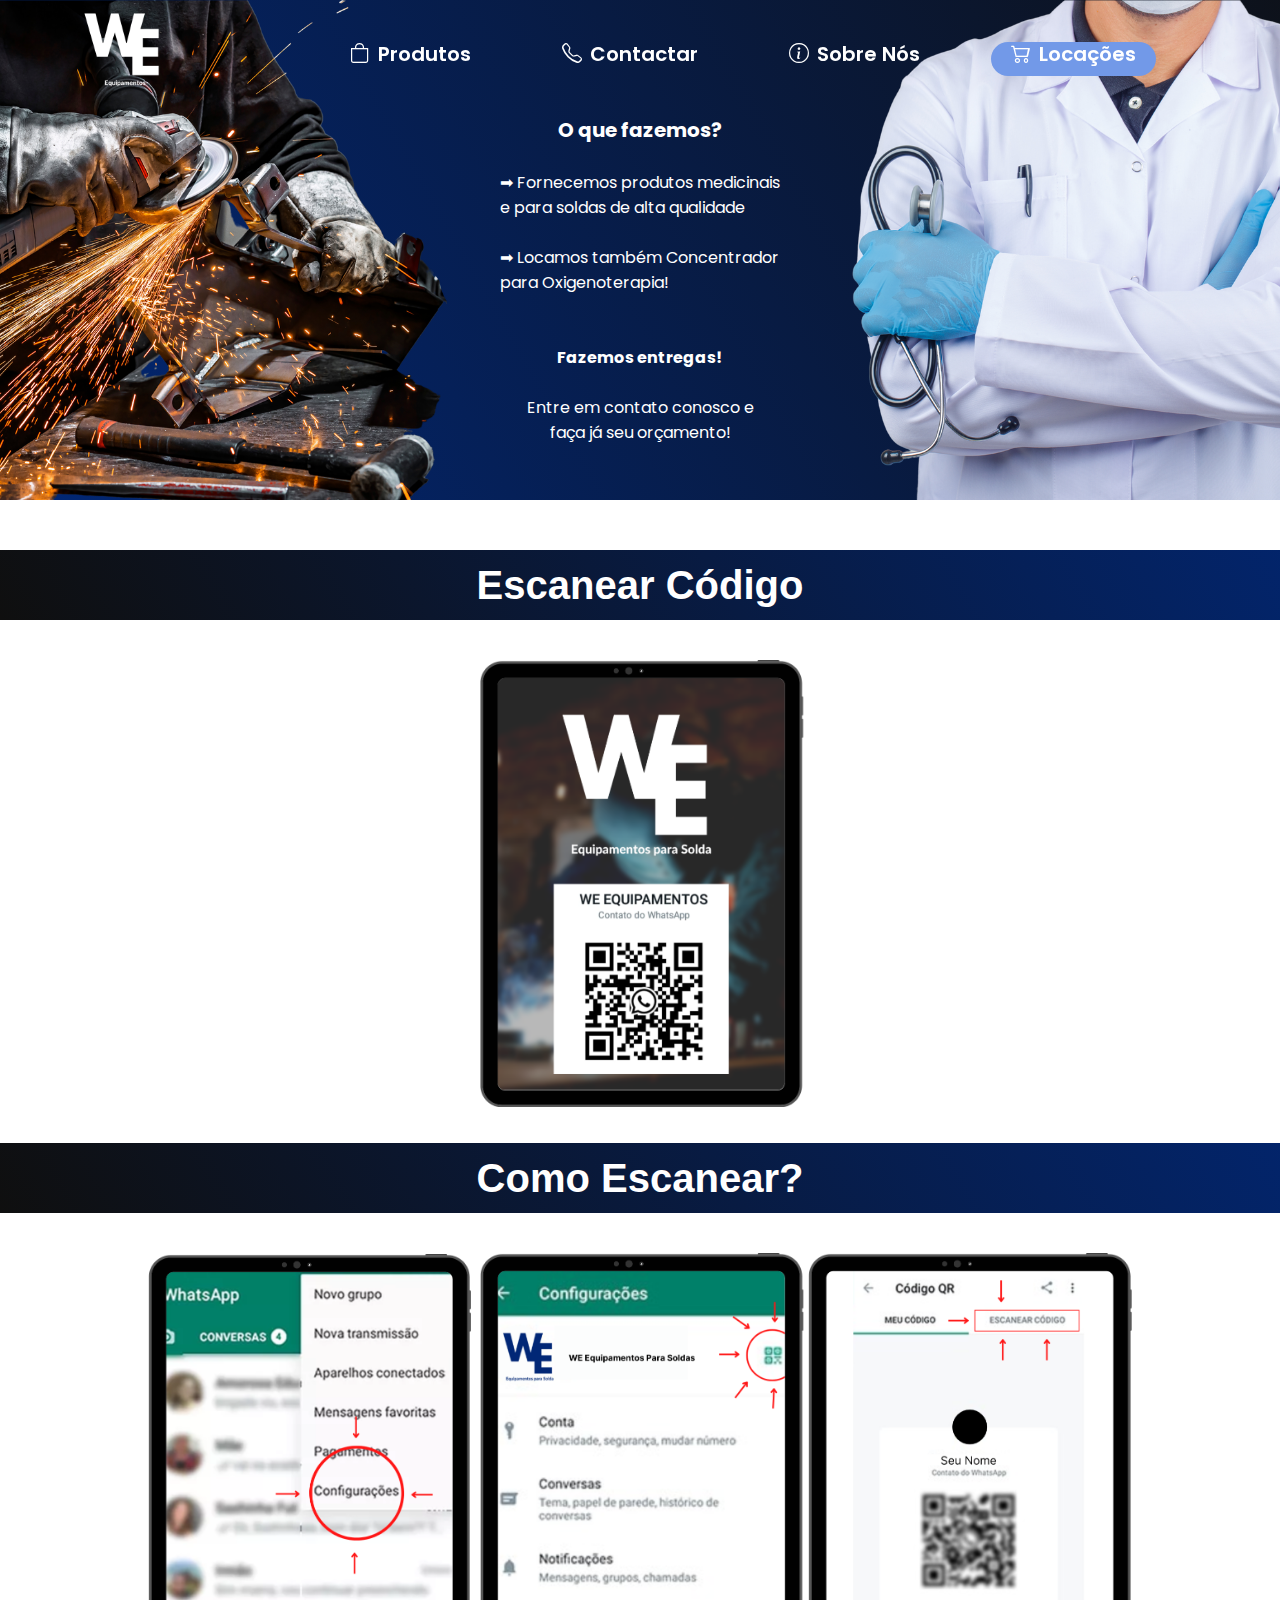
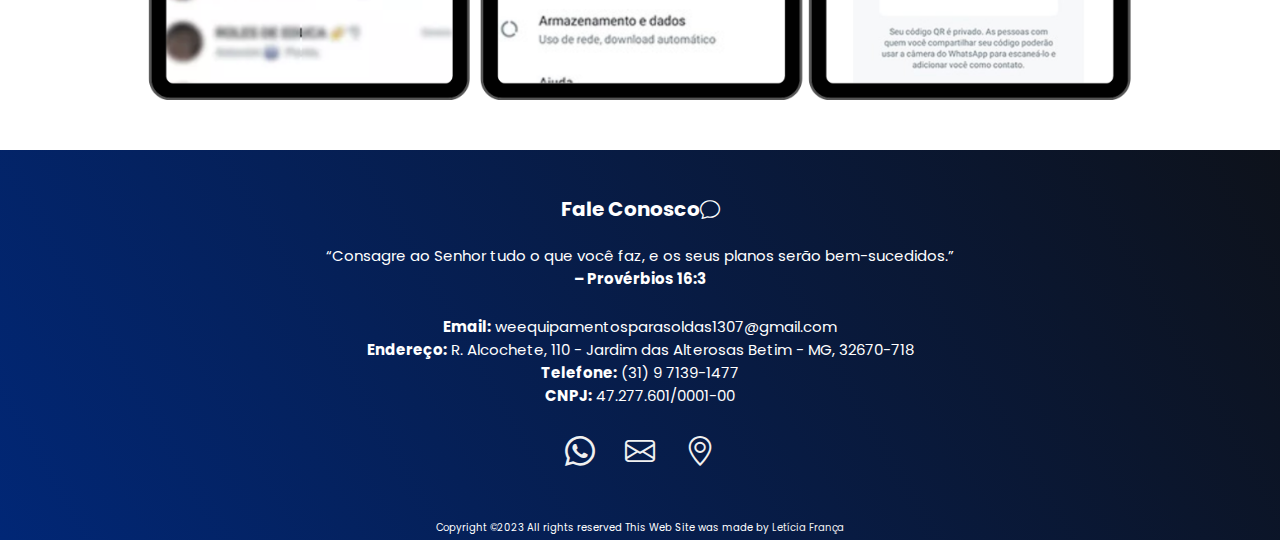
<file: whatsapp.html>
<!DOCTYPE html>
<html lang="pt-br">

<head>
    <meta charset="UTF-8">
    <meta http-equiv="X-UA-Compatible" content="IE=edge">
    <meta name="viewport" content="width=device-width, initial-scale=1.0">
    <!--Css do Rodapé-->
    <link rel="stylesheet" href="./css/rodape.css">
    <!--Link do Css Principal do Site-->
    <link rel="stylesheet" href="./css/index.css">
    <!--Icone do Site-->
    <link rel="shortcut icon" href="./assets/img/logos/WELogoAzulSFundo.png" type="image/x-icon">
    <!--Link do Css Principal do Site-->
    <link rel="stylesheet" href="./css/whatsapp.css">
    <!-- Link da Keyword -->
    <link rel="keywords" href="./keywords.html">
    <title>Whatsapp | WE</title>
</head>

<body>
    <!--Menu da Página-->
    <div class="barra" class=" header js-header headroom--not-bottom header--collapsed header--onscreen
        headroom--top">
        <div class="menu-centro">
            <div class="barra-conteiner centralizador">
                <div class="logoEsquerda">
                    <a href="./index.html" id="logoCabecalho"><img src="./assets/img/logos/WELogoBrancaSFundo.png" alt="logo" /></a>
                </div>

                <nav class="direita">
                    <ul>
                        <li id="btn1"><a href="./produtos.html" class="botoesMenu">
                            <i class="bi bi-bag"></i>
                                Produtos</a></li>
                        <li id="btn2"><a href="#contatos" class="botoesMenu">
                            <i class="bi bi-telephone"></i>
                                Contactar</a></li>
                        <li id="btn3"><a href="./index.html" class="botoesMenu">
                            <i class="bi bi-info-circle"></i>
                                Sobre Nós</a></li>
                        <li id="btn4"><a href="./locacoes.html" class="botoesMenu">
                                <i class="bi bi-cart2"></i>
                                Locações</a></li>
                        <li class="nav-item">
                            <i class="fa fa-moon nav-link"></i>
                        </li>
                    </ul>
                </nav>


                <!--Menu de DropDown - Bootstrap-->
                <div class="dropdown">
                    <button class="btn btn-secondary dropdown-toggle" type="button" id="dropdownMenuButton"
                        data-toggle="dropdown" aria-haspopup="false" aria-expanded="false">
                        <img src="./assets/icones/icone_menu.png" width="30px">
                    </button>
                    <div class="dropdown-menu" aria-labelledby="dropdownMenuButton">
                        <a class="dropdown-item" href="./produtos.html">Produtos</a>
                        <a class="dropdown-item" href="#contatos">Contatos</a>
                        <a class="dropdown-item" href="#sobre-nos">Sobre Nós</a>
                        <a class="dropdown-item" href="./locacoes.html">Locações</a>
                    </div>
                </div>
            </div>
        </div>
    </div>
    <!--/Menu da Página-->

    <!--Imagens de Início-->
    <div id="cabecalho">
        <img src="./assets/img/outras/soldador.png" alt="soldador" class="imgsCabecalho">

        <div id="texto-cabecalho">
            <p><b id="titulo-cabecalho">O que fazemos?</b><br>
                ➡ Fornecemos produtos medicinais e para soldas de alta qualidade <br><br>
                ➡ Locamos também Concentrador para Oxigenoterapia! </p> <br>

            <p id="aviso"><b>Fazemos entregas!</b><br> Entre em contato conosco e <br> faça já seu orçamento!</p>
        </div>

        <img src="./assets/img/outras/medico.png" alt="medico" class="imgsCabecalho">
    </div>
    <!--/Imagens de Início-->

    <!--Código do WhatsApp-->
    <header id="escanear">
        <div class="barraTitulosWPP">Escanear Código</div>
        <img src="./assets/img/outras/tabletQRCold.png" width="330px" class="tablet">
        <br><br>
    </header>
    <!--/Código do WhatsApp-->

    <!--Como Escanear-->
    <header>
        <div class="barraTitulosWPP">Como Escanear?</div>

        <div id="comoEscanear">
            <img src="./assets/img/outras/PP1.png" width="330px" class="tablet" id="pp1">
            <img src="./assets/img/outras/PP2.png" width="330px" class="tablet" id="pp2">
            <img src="./assets/img/outras/PP3.png" width="330px" class="tablet" id="pp3">
        </div>

    </header>
    <!--/Como Escanear-->

   <!--Rodapé-->
   <footer id="rodape">
    <div id="faleConosco-Rodape"><b>Fale Conosco<i class="bi bi-chat"></i></b></div>
    <div id="vesiculo-biblico">“Consagre ao Senhor tudo o que você faz, e os seus planos serão bem-sucedidos.”<br><b> – Provérbios 16:3</b></div>
    <br>
    <div id="contatos">
        <div id="emailRodape"><b class="espcRodape">Email:</b> weequipamentosparasoldas1307@gmail.com</div>
        <div id="enderecoRodape"><b class="espcRodape">Endereço:</b> R. Alcochete, 110 - Jardim das Alterosas
            Betim - MG, 32670-718
        </div>
        <div id="telefoneRodape"><b class="espcRodape">Telefone:</b> (31) 9 7139-1477</div>
        <div id="cnpjRodape"><b class="espcRodape">CNPJ:</b> 47.277.601/0001-00</div>
    </div>
    <br>
    <div class="iconesRodape">
        <a href="./whatsapp.html">
            <i class="bi bi-whatsapp"></i></a>
        <a href="mailto:weequipamentosparasoldas1307@gmail.com" target="_blank">
            <i class="bi bi-envelope"></i></a>
        <a href="https://goo.gl/maps/gPSmz8Jr3qg5ehZu7" target="_blank">
            <i class="bi bi-geo-alt"></i></a>
    </div>
    <br>
    <p id="direitosDoSite">Copyright ©2023 All rights reserved
        This Web Site was made by<a href="https://lsfranca.vercel.app/" target="_blank"> Letícia França</a></p>
</footer>
    <!--/Rodapé-->
</body>
<script src="./js/script.js"></script>
<link rel="stylesheet" href="https://cdn.jsdelivr.net/npm/bootstrap-icons@1.11.1/font/bootstrap-icons.css">
<!--Scripts do Dropdown-->
<link rel="stylesheet" href="https://stackpath.bootstrapcdn.com/bootstrap/4.1.3/css/bootstrap.min.css"
integrity="sha384-MCw98/SFnGE8fJT3GXwEOngsV7Zt27NXFoaoApmYm81iuXoPkFOJwJ8ERdknLPMO" crossorigin="anonymous">
<script src="https://code.jquery.com/jquery-3.3.1.slim.min.js"
    integrity="sha384-q8i/X+965DzO0rT7abK41JStQIAqVgRVzpbzo5smXKp4YfRvH+8abtTE1Pi6jizo"
    crossorigin="anonymous"></script>
<script src="https://cdnjs.cloudflare.com/ajax/libs/popper.js/1.14.3/umd/popper.min.js"
    integrity="sha384-ZMP7rVo3mIykV+2+9J3UJ46jBk0WLaUAdn689aCwoqbBJiSnjAK/l8WvCWPIPm49"
    crossorigin="anonymous"></script>
<script src="https://stackpath.bootstrapcdn.com/bootstrap/4.1.3/js/bootstrap.min.js"
    integrity="sha384-ChfqqxuZUCnJSK3+MXmPNIyE6ZbWh2IMqE241rYiqJxyMiZ6OW/JmZQ5stwEULTy"
    crossorigin="anonymous"></script>
</html>
</file>
<file: css/index.css>
@import url('https://fonts.googleapis.com/css2?family=Poppins:wght@600&display=swap');
@import url('https://fonts.googleapis.com/css2?family=Lilita+One&display=swap');
/* ------------------------------- */

html{
    scroll-behavior: smooth;
}

body{
    background-color: #FFFFFF;
    margin: 0;
    overflow-x: hidden;
}

/*Barra de Rolagem*/
body::-webkit-scrollbar {
    width: 5px;
}

body::-webkit-scrollbar-track {
    background: #E3E3E3;
}
  
body::-webkit-scrollbar-thumb {
    background: linear-gradient(60deg, #012776 0%, #0f0f0f 112.71%);
    width: 10px;
}

/* Cabeçalho */
#cabecalho{
    background: linear-gradient(60deg, #012776 0%, #0f0f0f 112.71%);
    width: 100%;
    height: 500px;
    margin-bottom: -10px;

    display: flex;
    align-items: center;
    justify-content: space-between;
    flex-direction: row;
}

#cabecalho>div{
    display: flex;
    align-items: center;
    justify-content: center;
    flex-direction: column;
    margin-top: 60px;
    z-index: 3;
}

#cabecalho>div>p{
    display: flex;
    align-items: center;
    justify-content: center;
    flex-direction: column;
    color: #FFFFFF;
    font-family: 'Poppins', sans-serif;
}

#titulo-cabecalho{
    text-align: center;
    font-size: 20px;
}

#aviso{
    text-align: center;
}

.imgsCabecalho{
    display: flex;
    width: 500px;
    height: 500px;
}

/* Barra de Títulos */

.barraTitulos{
    background: linear-gradient(60deg, #012776 0%, #0f0f0f 112.71%);
    -webkit-background-clip: text;
    background-clip: text;

    color: transparent;
    font-weight: bold;

    font-family: 'Lilita One', sans-serif;
    font-size: 50px;
    font-weight: 800;
    letter-spacing: 2px;
    display: flex;
    align-items: center;
    justify-content: center;
    text-align: center;
    margin-top: 50px;
}

/* Barra de navegação */

.dropdown{
    display: none;
}

ul {
    list-style: none;
    display: flex;
    justify-content: space-around;
    width: 100%;
    flex-wrap: wrap;
    height: 25px;
    margin-left: -20px;
}

ul li{
    margin-top: 8px;
    margin-left: -80px;
    font-family: 'Poppins', sans-serif;
}

ul li i{
    padding-right: 8px;
}

nav {
    width: 70%;
}

#logoCabecalho{
    padding: 0 80px;
}

#logoCabecalho img{
    width: 90px;
    padding: 2px 0;
}

.direita{
    margin-right: 50px;
}

.barra {
    width: 100%;
    background: transparent;
    position: fixed;
    top: 0;
    z-index: 7;
}

.barra.rolagem{
    background: linear-gradient(60deg, #0f0f0f 12.55%, #012776 112.71%);
}

.barra-conteiner {
    display: flex;
    justify-content: space-between;
    align-items: center;
}

.botoesMenu{
    color: #FFFFFF;
    font-weight: 550;
    font-size: 20px;
    padding: 7px 20px;
    border: 0;
    display: flex;
    align-items: center;
    margin-top: -7px;
    text-decoration: none;
}

.botoesMenu:hover{
    transition: ease-in-out 0.3s;
    cursor: pointer;
    color: #B4E4FF;
    text-decoration: none;
}

/*Banner Inicial*/
#imgs-de-inicio{
    display: flex;
    align-items: center;
    justify-content: center;
    flex-direction: row;

    margin-top: 130px;
}

#imgs-de-inicio>div>img{
    width: 460px;
}

#btn1{
    margin-left: -60px;
    margin-right: 60px;
}

#btn2{
    margin-right: 60px;
}

#btn3{
    margin-right: 60px;
}

#btn4{
    margin-right: 60px;
    margin-top: 5px;
    padding-top: 3px;
    background-color: #7299E8;
    border-radius: 40px;
}

#btn4:hover{
    background-color: #012776;
    transition: ease 0.3s;
}

/*------------ Botões de Acesso------------*/
#sectionBTNAcesso{
    display: flex;
    align-items: center;
    justify-content: center;
}

.btnsAcesso{
    padding: 50px;
    margin-right: 50px;
    width: 200px;
    border-radius: 15%;
    background: linear-gradient(60deg, #012776 12.55%, #7299E8 112.71%);
    border: none;
    font-family: 'Inter', sans-serif;
    font-weight: bolder;
    color: white;
    margin-top: 40px;
    font-size: 19px;
    text-align: center;
}

.btnsAcesso:hover{
    cursor: pointer;
    background: #0F0F0F;
    transition: ease-in-out 0.3s;
}

/*-----------Resposividade-----------*/

@media (max-width: 1080px)
{    
    body{
        max-width: 1080px;
    }

    .barra{
        width: 100%;
    }

    .dropdown{
        display: flex;
        z-index: 9;
        margin-top: 10px;
        margin-right: 30px;
    }

    #dropdownMenuButton{
        background-color: transparent;
        border: 0;
    }

    .direita{
        display: none;
    }
    
    .logoEsquerda{
        margin-left: 30px;
    }

    #logoCabecalho{
        margin-left: -40px;
    }

    /* Cabeçalho */
    #cabecalho{
        height: 450px;
        margin-bottom: 40px;
    }

    #cabecalho>div{
        margin-top: 80px;
        padding: 0 30px;
    }

    #titulo-cabecalho{
        text-align: center;
        font-size: 15px;
    }

    #aviso{
        text-align: center;
    }

    .imgsCabecalho{
        display: none;
    }
}
</file>
<file: css/contatos.css>
@import url('https://fonts.googleapis.com/css2?family=Poppins:wght@200;300&display=swap');

/*-----------------------------------------*/

/*Área de Contatos*/

#legenda-contatos{
    text-align: center;
    font-family: 'Poppins', sans-serif;
    margin: 0 10vw;
}

.formularioContato { 
    max-width: 70%; 
    height:auto; 
    margin:auto;
    padding: 20px 20px; 
    border-radius: 30px; 
    background: transparent; 
}

.formularioContato:before { 
    width:0; 
    height:0; 
    border:15px solid transparent; 
    border-bottom-color:#012776; 
    content:""; 
    position:absolute; 
    left:6%; 
    top:-4.5%; 
    margin-top:-4px; 
    margin-left:6px; 
    z-index:2;
}

.formularioContato label  { 
    float:left; 
    width:100%; 
    margin-bottom:1.2em; 
}

.formularioContato label span {
    width: 100%;
    font-size: 17px;
    float: left;
    font-weight: bolder;
    color: #012776;
    margin-bottom: 6px;
    font-family: 'Poppins', sans-serif; 
}

.formularioContato label input  { 
    font-size:1em; 
    color:#555; 
    font-family: 'Poppins', sans-serif; 
    outline:none; 
    border: 0;
    background: #dee5ed; 
    border-radius: 10px; 
    padding:0.6em; 
    transition: 0.3s;  
    width: 100%;
}

.formularioContato label select { 
    font-size:1em; 
    color:#555; 
    border:1px #dee5ed solid; 
    border-radius:4px; 
    padding:0.6em; 
    outline:none; 
    transition: 0.3s;  
}

.formularioContato label textarea { 
    font-size:1em; 
    color:#555;
    padding: 6px;
    background: #dee5ed; 
    border: 0; 
    border-radius: 10px; 
    width: 99%;
    height: 200px;
    outline:none;
    transition: 0.3s;
    font-family: 'Poppins', sans-serif; 
    resize: none; 
}

.formularioContato label input:focus { 
    box-shadow:0 0 5px 0px #b2d8e7; 
    border:1px #B4E4FF solid; 
    color: #000000;
    font-family: 'Poppins', sans-serif; 
}

.formularioContato label select:focus { 
    box-shadow:0 0 5px 0px #b2d8e7; 
    border:1px #B4E4FF solid;
    font-family: 'Poppins', sans-serif; 
}

.formularioContato label textarea:focus { 
    box-shadow:0 0 5px 0px #b2d8e7; 
    border:1px #B4E4FF solid; 
    color:#B4E4FF;
    font-family: 'Poppins', sans-serif; 
}

.formularioContato button.btn-envia { 
    background: #012776;
    width: 30%; 
    height: 50px;
    display: flex;
    align-items: center;
    justify-content: center;
    text-align: center;
    border: 0;
    display:block; 
    margin-top: 0;
    margin: auto; 
    cursor:pointer; 
    border-radius: 30px;  
    padding: 6px 0;
    color:#fff; 
    font-size:1.3em; 
    font-family: 'Poppins', sans-serif; 
    text-align: center;
    transition: 0.3s;   
}

.formularioContato button.btn-envia:hover { 
    background-color:#B4E4FF; 
    color: #0f0f0f;
}

/*--------------Responsividade*/

@media (max-width: 1080px)
    {
        .formularioContato {
            max-width: 310px;
        }

        .formularioContato label textarea { 
            width: 270px;
        }

        #logoContatos{
            display: none;
        }
    }
</file>
<file: css/sobre-nos.css>
@import url('https://rsms.me/inter/inter.css');
@import url('https://fonts.googleapis.com/css2?family=Poppins:wght@200;300&display=swap');

/*-----------------------------------------*/

#conteudo-sobre-nos{
    width: 100%;
    display: flex;
    align-items: center;
    justify-content: space-evenly;
    flex-direction: row;
    flex-wrap: wrap;
}

.divs-sobre-nos{
    display: flex;
    align-items: center;
    justify-content: space-evenly;
    flex-direction: column;
    text-align: center;
    
    border-radius: 10px;
    box-shadow: 2px 2px 2px 2px #22222279;
    width: 25vw;
    height: 50vh;
}

.descricoes-sobre-nos{
    padding: 2vh 2vw;
    font-family: 'Poppins', sans-serif;
    font-size: 13px;
}

.imagens-sobre-nos{
    width: 13vw;
}

/*-------------------Responsividade-------------------*/

@media (max-width: 1080px)
/*Celular*/
{    
    .imgsSN{
        width: 350px;
    }

    #imgsSN{
        flex-direction: column;
    }

    .divs-sobre-nos{
        margin-bottom: 50px;
    }

    #conteudo-sobre-nos{
        display: flex;
        align-items: center;
        justify-content: center;
        flex-direction: column;
    }
}
</file>
<file: css/rodape.css>
@import url('https://fonts.googleapis.com/css2?family=Poppins:wght@200;300&display=swap');

/*-----------------------------------------*/

/*Rodapé*/
#rodape{
    background: linear-gradient(60deg, #012776 0%, #0f0f0f 112.71%);
    height: 390px;
    width: 100%;
    margin-top: 50px;
    color: #FFFFFF;
    display: flex;
    align-items: center;
    text-align: center;
    justify-content: center;
    flex-direction: column;
    font-family: 'Poppins', sans-serif;
}

#vesiculo-biblico{
    margin-top: 20px;
    font-size: 15px;
}

#contatos{
    font-size: 15px;
    margin-bottom: 7px;
}

#direitosDoSite{
    display: flex;
    align-items: center;
    justify-content: center;
    text-align: center;
    flex-direction: row;
    font-size: 10px;
    text-align: center;
    font-family: 'Poppins', sans-serif;
    margin-bottom: -20px;
}

#direitosDoSite>a{
    color: #f0f0f0;
    text-decoration: none;
    padding-left: 3px;
}

#direitosDoSite>a:hover{
    color: #B4E4FF;
    text-decoration: none;
}

#faleConosco-Rodape{
    font-size: 20px;
    margin-top: 20px;
    font-family: 'Poppins', sans-serif;
}

.iconesRodape{
    display: flex;
    align-items: center;
    justify-content: center;
    flex-direction: row;
    margin-top: -10px;
    margin-bottom: 10px;
    margin-left: 30px;
}

.iconesRodape>a>i{
    font-size: 30px;
    margin-right: 7px;
    color: #f0f0f0;
    margin-right: 30px;
}

.iconesRodape>a>i:hover{
    cursor: pointer;
    color: #B4E4FF;
}

@media (max-width: 1080px)
{    
    body{
        max-width: 1080px;
    }

    #rodape{
        width: 100%;
        height: 500px;
        margin-bottom: 0;
        padding: 10px 40px;
        font-size: 10px;
    }

    #faleConosco-Rodape{
        font-size: 30px;
        margin: 20px 0;
    }

    #direitosDoSite{
        font-size: 8px;
        margin-top: 10px;
        text-align: center;
    }

    #contatos{
        font-size: 10px;
    }

    .iconesRodape{
        width: 37px;
        margin-top: 5px;
    }

    .barraTitulos{
        margin-top: -10px;
        font-size: 25px;
    }
}
</file>
<file: css/locacoes.css>
#contatos{
    margin-top: 40px;
}

#direitosDoSite{
    margin-top: -25px;
}

#todosOsCards{
    margin: 0 2vw;
}
</file>
<file: css/produtos.css>
@import url('https://rsms.me/inter/inter.css');
/*font-family: 'Inter', sans-serif;*/
@import url('https://fonts.googleapis.com/css2?family=Poppins:wght@200&display=swap');
/*font-family: 'Poppins', sans-serif;*/

/* Barra de Navegação */
ul li{
    margin-top: 8px;
}
/*--------------------- Botão que aparece texto ---------------------*/

#detalhesEspc{
    color: #012776;
    font-family: 'Poppins', sans-serif;
}

#botaoDetalhes {
    position: relative;
    cursor: pointer;
    outline: none;
    border: 0;
    vertical-align: middle;
    text-decoration: none;
    background: transparent;
    padding: 0;
    font-size: inherit;
    font-family: inherit;
}

#botaoDetalhes.about-me {
    width: 12rem;
}

#botaoDetalhes.about-me .circle {
    transition: 0.45s cubic-bezier(0.65, 0, 0, 076, 1);
    position: relative;
    display: block;
    margin: 0;
    width: 3rem;
    height: 3rem;
    background-color: #012776;
    border-radius: 1.625rem;
}

#botaoDetalhes.about-me .circle .icon {
    transition: 0.45s cubic-bezier(0.65, 0, 0.076, 1);
    position: absolute;
    top: 0;
    bottom: 0;
    margin: auto;
    background: #FFFFFF;
}

#botaoDetalhes.about-me .circle .icon.arrow {
    transition: 0.45s cubic-bezier(0.65, 0, 0.076, 1);
    left: 0.625rem;
    width: 1.125rem;
    height: 0.125rem;
    background: none;
}

#botaoDetalhes.about-me .circle .icon.arrow::before {
    position: absolute;
    content: "";
    top: -0.29rem;
    right: 0.0625rem;
    width: 0.625rem;
    height: 0.625rem;
    border-top: 0.125rem solid #FFFFFF;
    border-right: 0.125rem solid #FFFFFF;
    transform: rotate(45deg);
}

#botaoDetalhes.about-me .button-text {
    transition: 0.45s cubic-bezier(0.65, 0, 0.076, 1);
    position: absolute;
    top: 0;
    left: 0;
    right: 0;
    bottom: 0;
    padding: 0.75rem 0;
    margin: 0 0 0 1.85rem;
    color: #012776;
    font-weight: 700;
    line-height: 1.6;
    text-align: center;
    text-transform: uppercase;
}

#botaoDetalhes:hover .circle {
    width: 100%;
}

#botaoDetalhes:hover .circle .icon.arrow {
    background: #FFFFFF;
    transform: translate(1rem, 0);
}

#botaoDetalhes:hover .button-text {
    color: #FFFFFF;
}

/*Aparece o Texto*/

#collapseExample {
    border: 0;
    background: transparent;
}

.espcBtn {
    width: 2px;
    height: 10px;
}

.espcBtn1 {
    width: 2px;
    height: 15px;
}

.formatDetalhes {
    display: none;
}

.formatDetalhes-box {
    background-color: #FFFFFF;
    padding: 8px;
    z-index: 6;
}

.espcParaDescric {
    display: none;
}

/*----------- Cards -----------*/

.TodosOsProdutos {
    display: flex;
    align-items: center;
    justify-content: space-evenly;
    flex-direction: row;
    flex-wrap: wrap;
    margin-top: 40px;
}

.card {
    width: 300px;
    margin-top: 20px;
    border: 0;
    box-shadow: 2px 2px 2px 2px #0f0f0f3d;
    border-radius: 20px;
    font-family: 'Inter', sans-serif;
    color: #0f0f0f;
}

.formatDetalhes{
    font-family: "Inter", sans-serif;
}

.card>img{
    padding: 10px;
}

.card-img-top {
    margin: 0;
}

.btn-primary {
    background: linear-gradient(60deg, #012776 0%, #0f0f0f 112.71%);
    border: 0;
}

.btn-primary:hover {
    background: #B4E4FF;
    transition: 0.5s;
}

/*-----------Pergunta no Topo-----------*/

#btnDosProdutos {
    display: flex;
    align-items: center;
    justify-content: space-evenly;
    margin-top: 60px;
}

.btnProdutos {
    background: linear-gradient(60deg, #012776 0%, #0f0f0f 112.71%);
    font-family: 'Inter', sans-serif;
    color: #FFFFFF;
    width: 380px;
    height: 70px;
    border-radius: 35px;
    font-size: 27px;
    font-weight: bolder;
    border: 0;
    text-align: center;
    display: flex;
    align-items: center;
    justify-content: center;
}

.btnProdutos>i{
    margin-right: 10px;
}

.btnProdutos:hover {
    cursor: pointer;
    background: #B4E4FF;
    text-decoration: none;
    transition: ease-in-out 0.5s;
    color: #012776;
}

.card>.card-body>a{
    border: 0;
    color: #f0f0f0;
    font-family: "Poppins", sans-serif;
    font-size: 15px;
    border-radius: 10px;
    font-weight: bold;
}

.card>.card-body>a:hover{
    cursor: pointer;
    background: #B4E4FF;
    text-decoration: none;
    transition: ease 0.2s;
    color: #012776;
}

/*-----------Pergunta Piscando-----------*/

#tituloDaPergunta {
    text-align: center;
    display: flex;
    align-items: center;
    justify-content: center;
}

.tituloPergunta {
    color: #012776;
    font-family: 'Inter', sans-serif;
    font-weight: 900;
    font-size: 50px;
    text-align: center;
}

.tituloPergunta::after {
    content: '|';
    opacity: 1;
    margin-left: 5px;
    display: inline-block;
    animation: blink .7s infinite;
    margin-top: 100px;
    text-align: center;
}

@keyframes blink {

    0%,
    100% {
        opacity: 1;
    }

    50% {
        opacity: 0;
    }
}

/*-----------Resposividade-----------*/

@media (max-width: 1080px)

/*Celular*/
    {

    body {
        max-width: 1080px;
    }

    #produtos{
        padding: 0 2vw;
    }

    #todosOsCards {
        /* flex-direction: column; */
        flex-wrap: wrap;
    }

    .card{
        width: 280px;
        margin-top: 20px;
        margin-bottom: 10px;
    }

    #btnDosProdutos {
        margin-top: 20px;
        margin-bottom: 20px;
        display: flex;
        align-items: center;
        /* justify-content: center; */
        flex-wrap: wrap;
        /* flex-direction: column; */
    }

    .btnProdutos{
        margin-top: 10px;
        font-size: 20px;
        width: 250px;
        display: flex;
        align-items: center;
        justify-content: center;
        flex-direction: row;
    }

    .tituloPergunta {
        font-size: 25px;
        margin-top: -50px;
    }

    .button-text {
        font-size: 12px;
    }

    .barraTitulos {
        font-size: 60px;
        padding-top: 60px;
    }
}
</file>
<file: css/whatsapp.css>
@import url('https://rsms.me/inter/inter.css');
@import url('https://fonts.googleapis.com/css2?family=Poppins:wght@100&display=swap');

body{
    font-family: 'Inter', sans-serif;
    margin: 0;
    overflow-x: hidden;
} 
html{
    scroll-behavior: smooth;
}

/*Barra de Rolagem*/
body::-webkit-scrollbar {
    width: 5px;
}

body::-webkit-scrollbar-track {
    background: #E3E3E3;
}
  
body::-webkit-scrollbar-thumb {
    background: linear-gradient(60deg, #0f0f0f 0%, #012776 112.71%);
    width: 10px;
}

.barraTitulosWPP{
    background: linear-gradient(60deg, #0f0f0f 0%, #012776 112.71%);
    color: #FFFFFF;
    font-weight: bold;
    font-size: 40px;
    height: 70px;
    display: flex;
    align-items: center;
    justify-content: center;
    width: 100%;
}

#escanear{
    display: flex;
    align-items: center;
    justify-items: center;
    flex-direction: column;
    margin-top: 60px;
}

.tablet{
    margin-top: 40px;
}

#tituloEscanear{
    margin-top: 100px;
}

#comoEscanear{
    margin-bottom: 30px;
    display: flex;
    align-items: center;
    justify-content: center;
    justify-items: center;
    flex-direction: row;
}

.botoesMenu{
    margin-top: -13px;
}

/*-------------------Responsividade----------------------*/

@media (max-width: 1080px)
/*Celular*/
{    
    /*Cabeçalho*/
    body{
        max-width: 1080px;
    }

    #dropdownMenuButton{
        margin-left: -280px;
    }

    #comoEscanear{
        flex-direction: column;
    }
}
</file>
